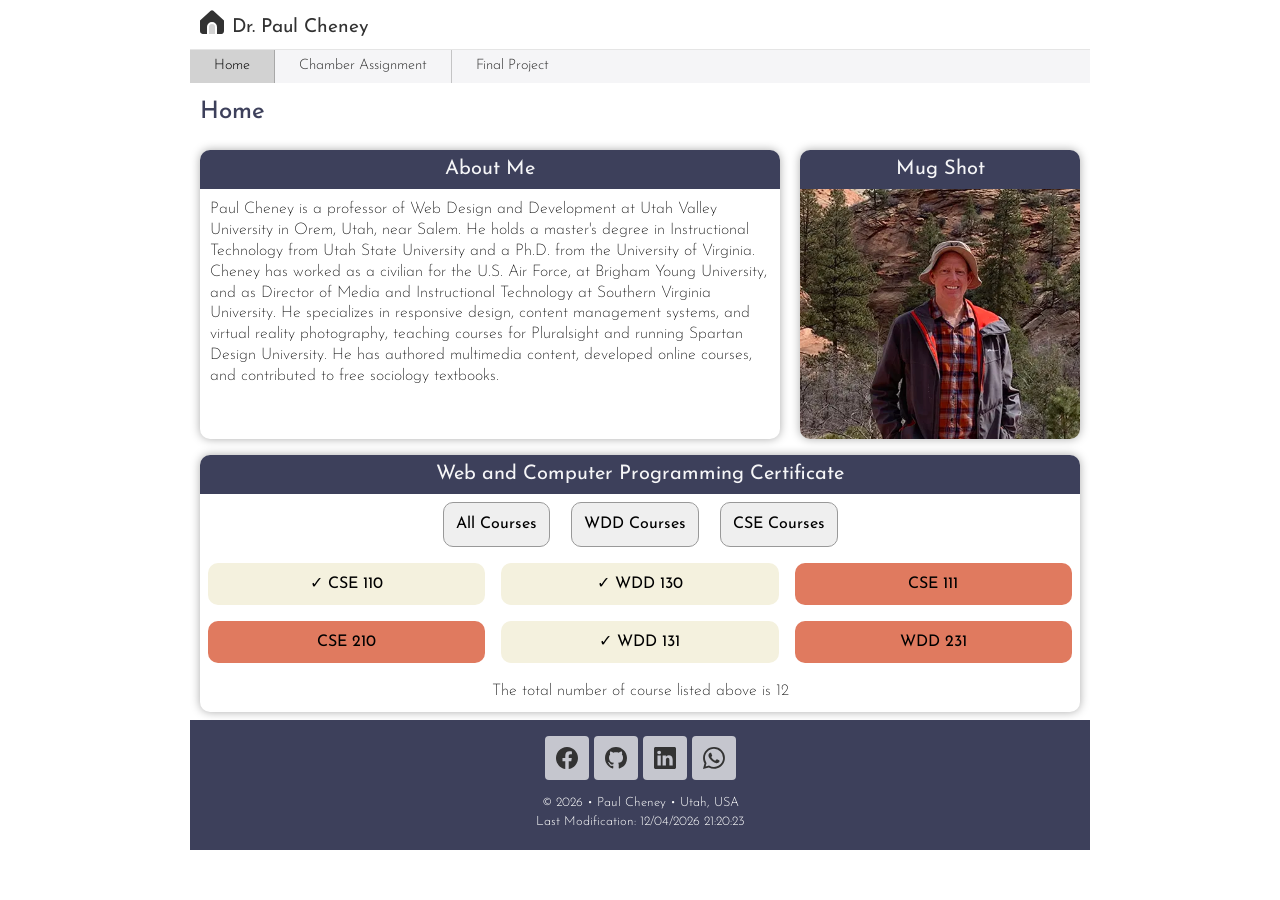
<file: index.html>
<!DOCTYPE html>
<html lang="en">
<head>
    <meta charset="UTF-8">
    <meta name="viewport" content="width=device-width, initial-scale=1.0">
    <title>WDD 231 for Paul Cheney</title>
    <meta name="description" content="This site contains my sample assignments written by Paul Cheney for WDD231 at BYUI Pathways">
    <meta name="author" content="Paul Cheney">
    <link rel="icon" type="image/png" sizes="16x16" href="favicon.png">

    <!-- Style Links -->
    <link href="styles/normalize.css" rel="stylesheet">
    <link href="styles/base.css" rel="stylesheet">
    <link href="styles/larger.css" rel="stylesheet">

    <!-- Google Font Links -->
    <link rel="preconnect" href="https://fonts.googleapis.com">
    <link rel="preconnect" href="https://fonts.gstatic.com" crossorigin>
    <link href="https://fonts.googleapis.com/css2?family=Josefin+Sans:wght@100..700&display=swap" rel="stylesheet">

    <!-- Script Links -->
    <script src="scripts/getdates.js" defer></script>
    <script src="scripts/getcourses.js" defer></script>
    <script src="scripts/navigation.js" defer></script>
    <script src="scripts/modal.js" defer></script>



</head>
<body>
    <header>
        <img src="images/logo.svg" alt="Paul Cheney Site Logo" width="1" height="1" loading="lazy">
        <span>Dr. Paul Cheney</span>
        <button id="hamburger" class="hamburger" aria-label="navigation links"></button>
    </header>
    <nav id="navbar">
        <ul>
            <li class="active"><a href="index.html">Home</a></li>
            <li><a href="chamber">Chamber Assignment</a></li>
            <li><a href="final/index.html">Final Project</a></li>
        </ul>
    </nav>
    
    <main>
        <h1>Home</h1>
        <div class="sbs">
        <section class="card">
            <h2>About Me</h2>
            <p>Paul Cheney is a professor of Web Design and Development at Utah Valley University in Orem, Utah, near Salem. He holds a master's degree in Instructional Technology from Utah State University and a Ph.D. from the University of Virginia. Cheney has worked as a civilian for the U.S. Air Force, at Brigham Young University, and as Director of Media and Instructional Technology at Southern Virginia University. He specializes in responsive design, content management systems, and virtual reality photography, teaching courses for Pluralsight and running Spartan Design University. He has authored multimedia content, developed online courses, and contributed to free sociology textbooks.</p>
        </section>
        <section class="card">
            <h2>Mug Shot</h2>
            <img src="images/paul.webp" width="250" height="250" alt="Bro Cheney" loading="lazy">
        </section>
    </div>
        <section class="card courses">
            <h2>Web and Computer Programming Certificate</h2>
            <div>
                <button id="all">All Courses</button>
                <button id="wdd">WDD Courses</button>
                <button id="cse">CSE Courses</button>
            </div>
            
        <div id="crsList" class="crsList"></div>
        <p id="totalCredits"></p>
    </section>
    <dialog id="course-details"></dialog>
    </main>
    <footer>
        <div class="social">
            <a href="#" target="_blank"><img src="images/icon-facebook.svg" alt="Facebook Icon"></a>
            <a href="#" target="_blank"><img src="images/icon-github.svg" alt="GitHub Icon"></a>
            <a href="#" target="_blank"><img src="images/icon-linkedin.svg" alt="Linked In Icon"></a>
            <a href="#" target="_blank"><img src="images/icon-whatsapp.svg" alt="Whats App Icon"></a>
        </div>
        <p>&copy; <span id="currentyear"></span> • Paul Cheney • Utah, USA</p>
        <p id="lastModified"></p>
    </footer>
    
    
</body>
</html>
</file>
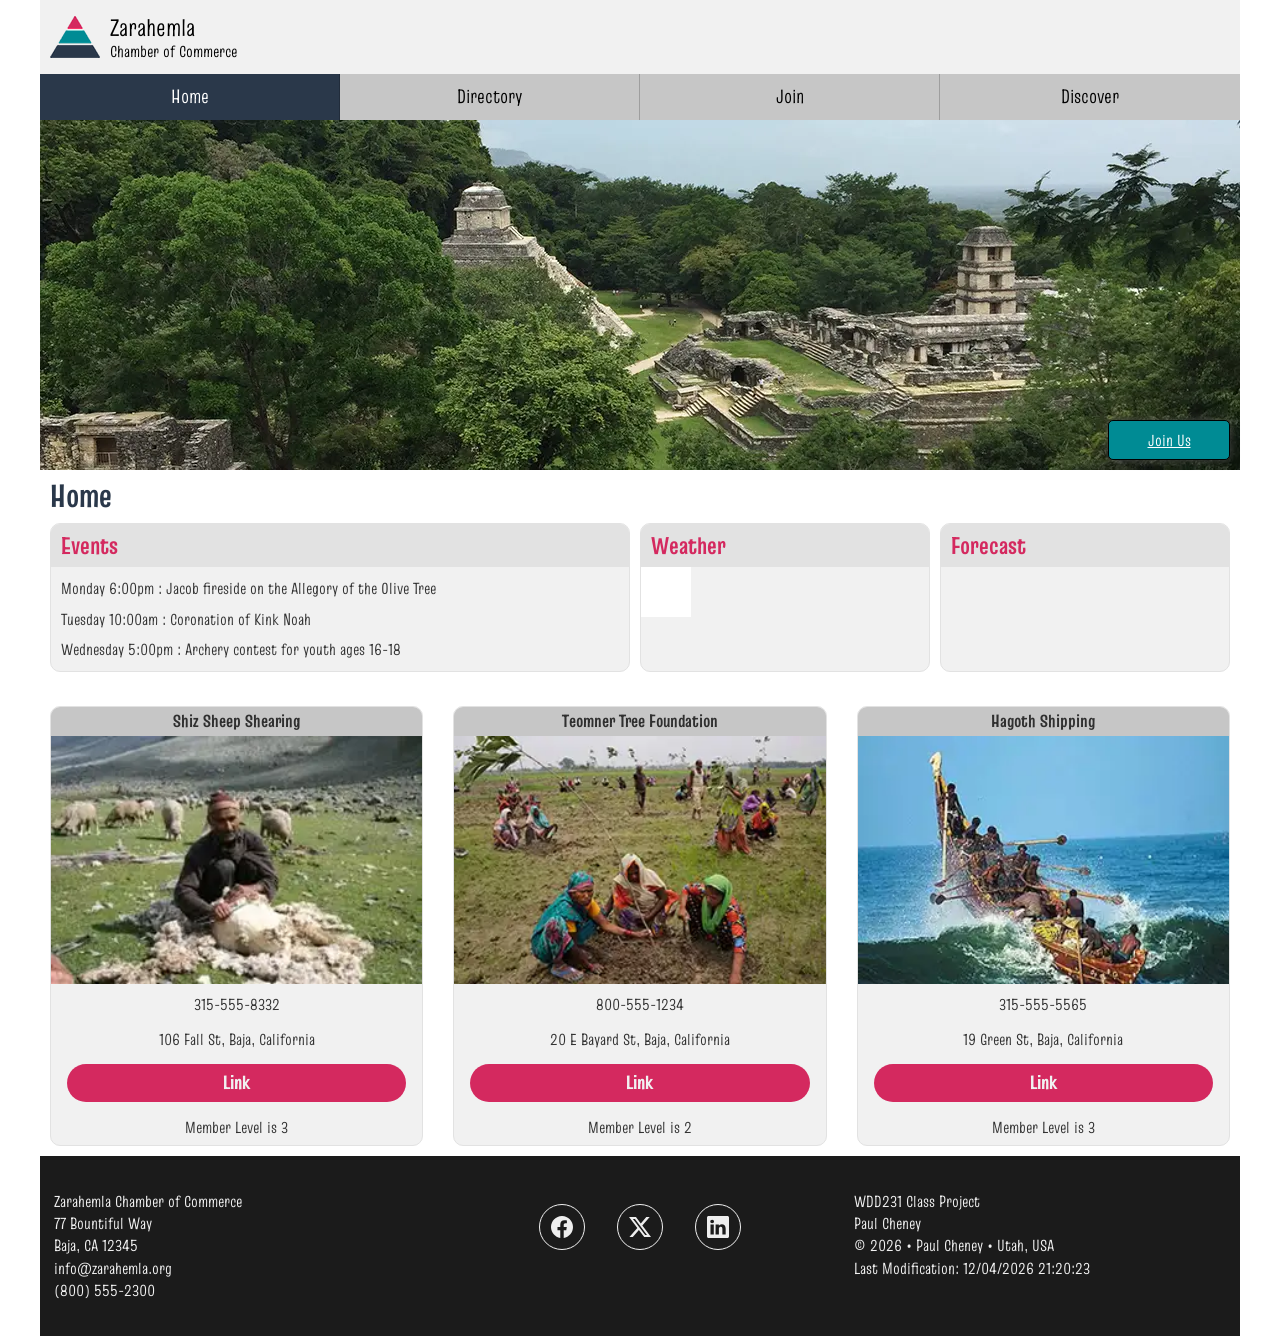
<file: chamber/index.html>
<!DOCTYPE html>
<html lang="en">
<head>
    <meta charset="UTF-8">
    <meta name="viewport" content="width=device-width, initial-scale=1.0">
    <title>Zarahemla Chamber of Commerce</title>
    <meta name="description" content="Zarahemla Chamber of Commerce home page for the cities of the Book or Mormon peoples.">
    <meta name="author" content="Paul Cheney">
    <link rel="icon" href="favicon.ico">

    <!-- Open Graph -->
    <meta property="og:title" content="Zarahemla Chamber of Commerce">
    <meta property="og:description" content="Zarahemla Chamber of Commerce home page for the cities of the Book or Mormon peoples">
    <meta property="og:url" content="https://paulcheney.github.io/wdd231/chamber">
    <meta property="og:locale" content="en_US">
    <meta property="og:image" content="https://paulcheney.github.io/wdd231/chamber/images/hero.webp" />
    <meta property="og:type" content="website">
    <meta property="og:site_name" content="wdd231 Zarahemla Chamber of Commerce - by Paul Cheney">

    <!-- Styles -->
    <link href="styles/normalize.css" rel="stylesheet">
    <link href="styles/base.css" rel="stylesheet">
    <link href="styles/larger.css" rel="stylesheet">

    <!-- Google Link -->
    <link rel="preconnect" href="https://fonts.googleapis.com">
    <link rel="preconnect" href="https://fonts.gstatic.com" crossorigin>
    <link href="https://fonts.googleapis.com/css2?family=Truculenta:opsz,wght@12..72,100..900&display=swap" rel="stylesheet">

    <!-- Script Links -->
    <script src="scripts/getdates.js" defer></script>
    <script src="scripts/navigation.js" defer></script>
    <script src="scripts/currentweather.js" defer></script>
    <script src="scripts//spotlight.js" defer></script>


</head>
<body>
    <header>
        <img src="images/logo.webp" alt="Zarahemla" width="70" height="59">
        <div>
        <span>Zarahemla</span>
        <div>Chamber of Commerce</div>
    </div>
        <button id="hamburger" aria-label="navigation"></button>
    </header>
    <nav id="navbar">
        <ul>
            <li class="active"><a href="index.html">Home</a></li>
            <li><a href="directory.html">Directory</a></li>
            <li><a href="join.html">Join</a></li>
            <li><a href="discover.html">Discover</a></li>
        </ul>
    </nav>
    <main>
        <div class="hero">
            <img src="images/hero.webp" width="1200" height="350" alt="Zarahemla">
            <a href="join.html">Join Us</a>
        </div>
        <h1>Home</h1>

        <section class="ew">
            <div class="events">
                <h2>Events</h2>
                <p>Monday 6:00pm : Jacob fireside on the Allegory of the Olive Tree</p>
                <p>Tuesday 10:00am : Coronation of Kink Noah</p>
                <p>Wednesday 5:00pm : Archery contest for youth ages 16-18</p>
            </div>
            <div class="weather">
                <h2 id="city">Weather</h2>
                <div>
                    <img id="weather-icon" src="images/fake.png" alt="weather-icon" width="50" height="50">
                    <span id="report"></span>
                </div>
            </div>
            <div>
                <h2>Forecast</h2>
                <span id="forecast"></span>
            </div>
        </section> <!-- End Events and Weather -->


        <section id="spot"></section>








    </main>
    <footer>
        <section class="address">
            <p>Zarahemla Chamber of Commerce</p>
            <p>77 Bountiful Way</p>
            <p>Baja, CA 12345</p>
            <p>info@zarahemla.org</p>
            <p>(800) 555-2300</p>
        </section>
        <section class="social">
            <a href="#"><img src="images/social-facebook.svg" alt="facebook" width="16" height="16"></a>
            <a href="#"><img src="images/social-x.svg" alt="X" width="16" height="16"></a>
            <a href="#"><img src="images/social-linkedin.svg" alt="linkedin" width="16" height="16"></a>
        </section>
        <section class="project">
            <p>WDD231 Class Project</p>
            <p>Paul Cheney</p>
            <p>&copy; <span id="currentyear"></span> • Paul Cheney • Utah, USA</p>
            <p id="lastModified"></p>
        </section>
        
    </footer>
    
</body>
</html>
</file>
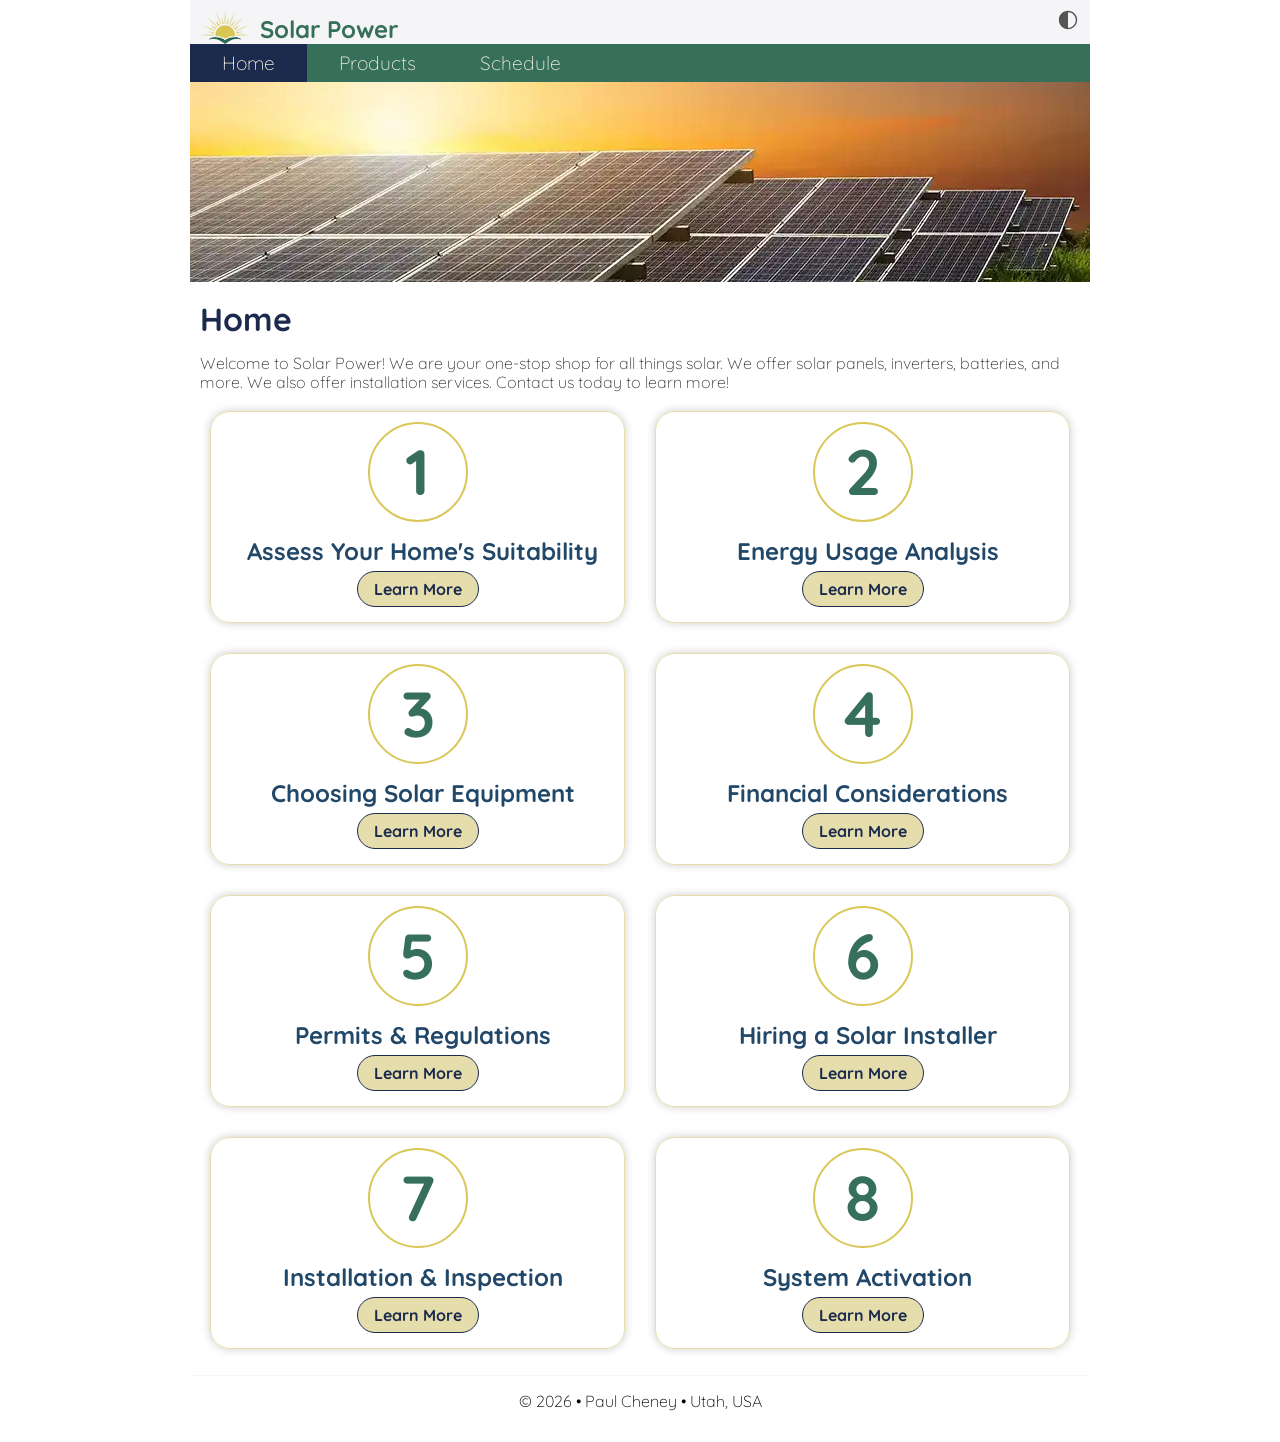
<file: final/index.html>
<!DOCTYPE html>
<html lang="en">

<head>
    <meta charset="UTF-8">
    <meta name="viewport" content="width=device-width, initial-scale=1.0">
    <meta name="description" content="WDD231 Final Project Home Page">
    <meta name="author" content="Paul Cheney">
    <link rel="icon" href="favicon.ico">
    <title>Solar Power | Home</title>

    <!-- Google Font Links -->
    <link rel="preconnect" href="https://fonts.googleapis.com">
    <link rel="preconnect" href="https://fonts.gstatic.com" crossorigin>
    <link href="https://fonts.googleapis.com/css2?family=Quicksand:wght@300..700&display=swap" rel="stylesheet">
    
    <!-- Style Links -->
    <link rel="stylesheet" href="styles/normalize.css">
    <link rel="stylesheet" href="styles/small.css">
    <link rel="stylesheet" href="styles/large.css">

    <!-- Open Graph Links -->
    <meta property="og:title" content="WDD 231 Final Project">
    <meta property="og:description" content="WDD 231 Final Project for Dr. Cheney">
    <meta property="og:url" content="https://paulcheney.github.io/wdd231/final">
    <meta property="og:locale" content="en_US">
    <meta property="og:image" content="https://paulcheney.github.io/wdd231/final/images/solar.jpg" />
    <meta property="og:type" content="website">
    <meta property="og:site_name" content="wdd231 Final Project - by Paul Cheney">

    <!-- Script Links -->
    <script src="scripts/navigation.js" defer></script>
    <script src="scripts/darkmode.js" defer></script>
    <script src="scripts/getdates.js" defer></script>
    <script src="scripts/aboutsolar.js" type="module"></script>
</head>

<body>
    <header>
        <img src="images/logo1x.webp" alt="logo" width="50" height="34" srcset="images/logo1x.webp 1x, images/logo2x.webp 2x, images/logo3x.webp 3x">
        <span>Solar Power</span>
        <button id="dark" class="dark" aria-label="dark mode"><img src="images/dark.svg" alt="dark mode" width="1" height="1"></button>
        <button id="hamburger" class="hamburger" aria-label="navigation links"></button>

    </header>
    <nav id="navbar">
        <ul>
            <li class="active"><a href="index.html">Home</a></li>
            <li><a href="products.html">Products</a></li>
            <li><a href="schedule.html">Schedule</a></li>

        </ul>
    </nav>
    <main>
        <img src="images/solar1.webp" alt="Solar Image" class="hero" width="9" height="2" loading="lazy">
        <h1>Home</h1>
        <p>Welcome to Solar Power! We are your one-stop shop for all things solar. We offer solar panels, inverters,
            batteries, and more. We also offer installation services. Contact us today to learn more!</p>
        <div id="solarsteps" class="solarsteps"></div>
        
        <dialog id="solarstepsdialog" class="solarstepsdialog">
            <h2></h2>
            <ul></ul>
            <button id="close">Close</button>
        </dialog>

    </main>
    <footer>
        <p>&copy; <span id="currentyear"></span> • Paul Cheney • Utah, USA</p>

    </footer>

</body>

</html>
</file>
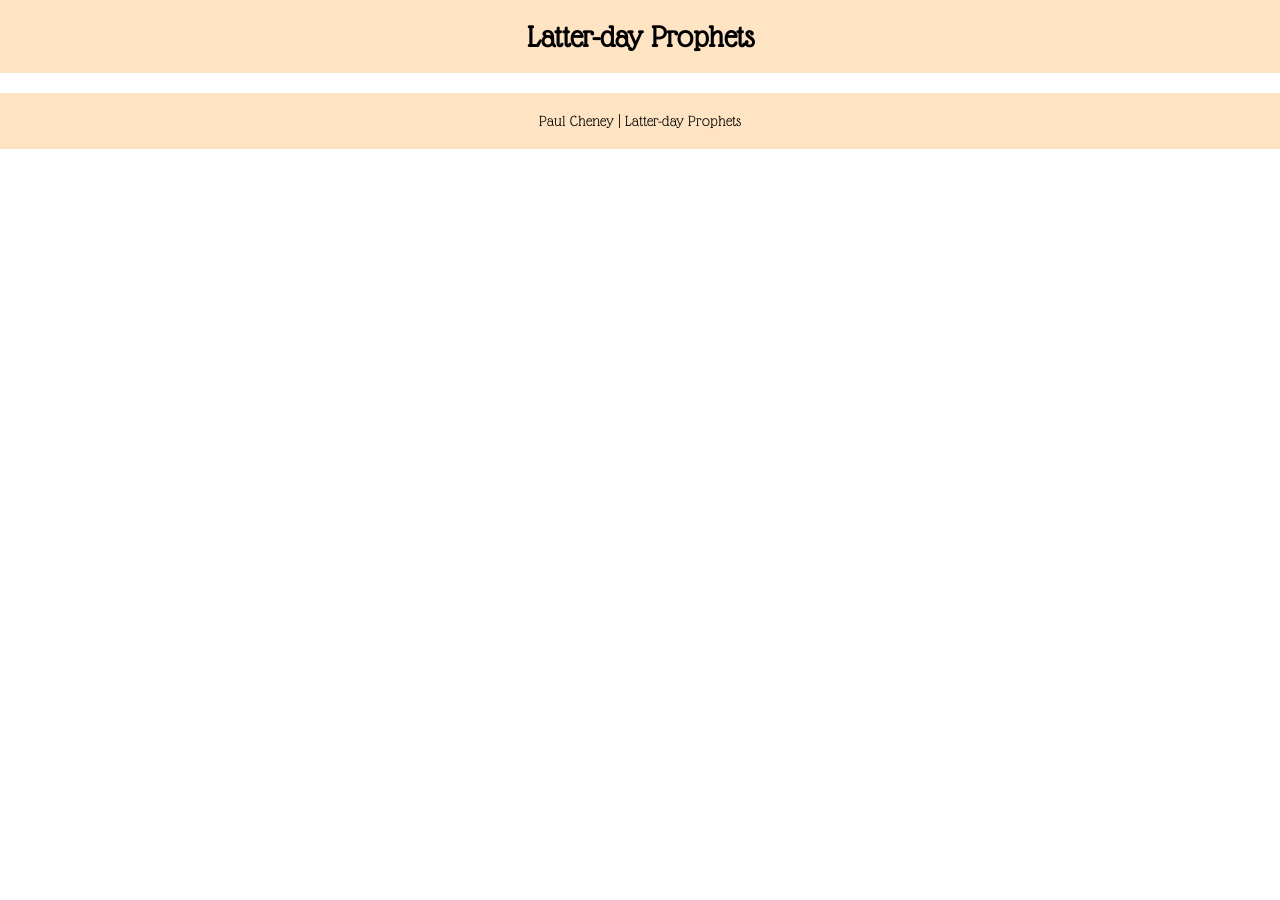
<file: prophets.html>
<!DOCTYPE html>
<html lang="en">
<head>
    <meta charset="UTF-8">
    <meta name="viewport" content="width=device-width, initial-scale=1.0">
    <title>Prophets of the Restoration</title>

    <link href="styles/prophets.css" rel="stylesheet">
    <link rel="preconnect" href="https://fonts.googleapis.com">
    <link rel="preconnect" href="https://fonts.gstatic.com" crossorigin>
    <link href="https://fonts.googleapis.com/css2?family=Glass+Antiqua&display=swap" rel="stylesheet">
    

</head>
<body>
    <header>
        <h1>Latter-day Prophets</h1>
      </header>
      <main>
        <div id="cards"></div>
      </main>
      <footer>
        Paul Cheney | Latter-day Prophets
      </footer>
      <script src="scripts/prophets.js"></script>
</body>
</html>
</file>
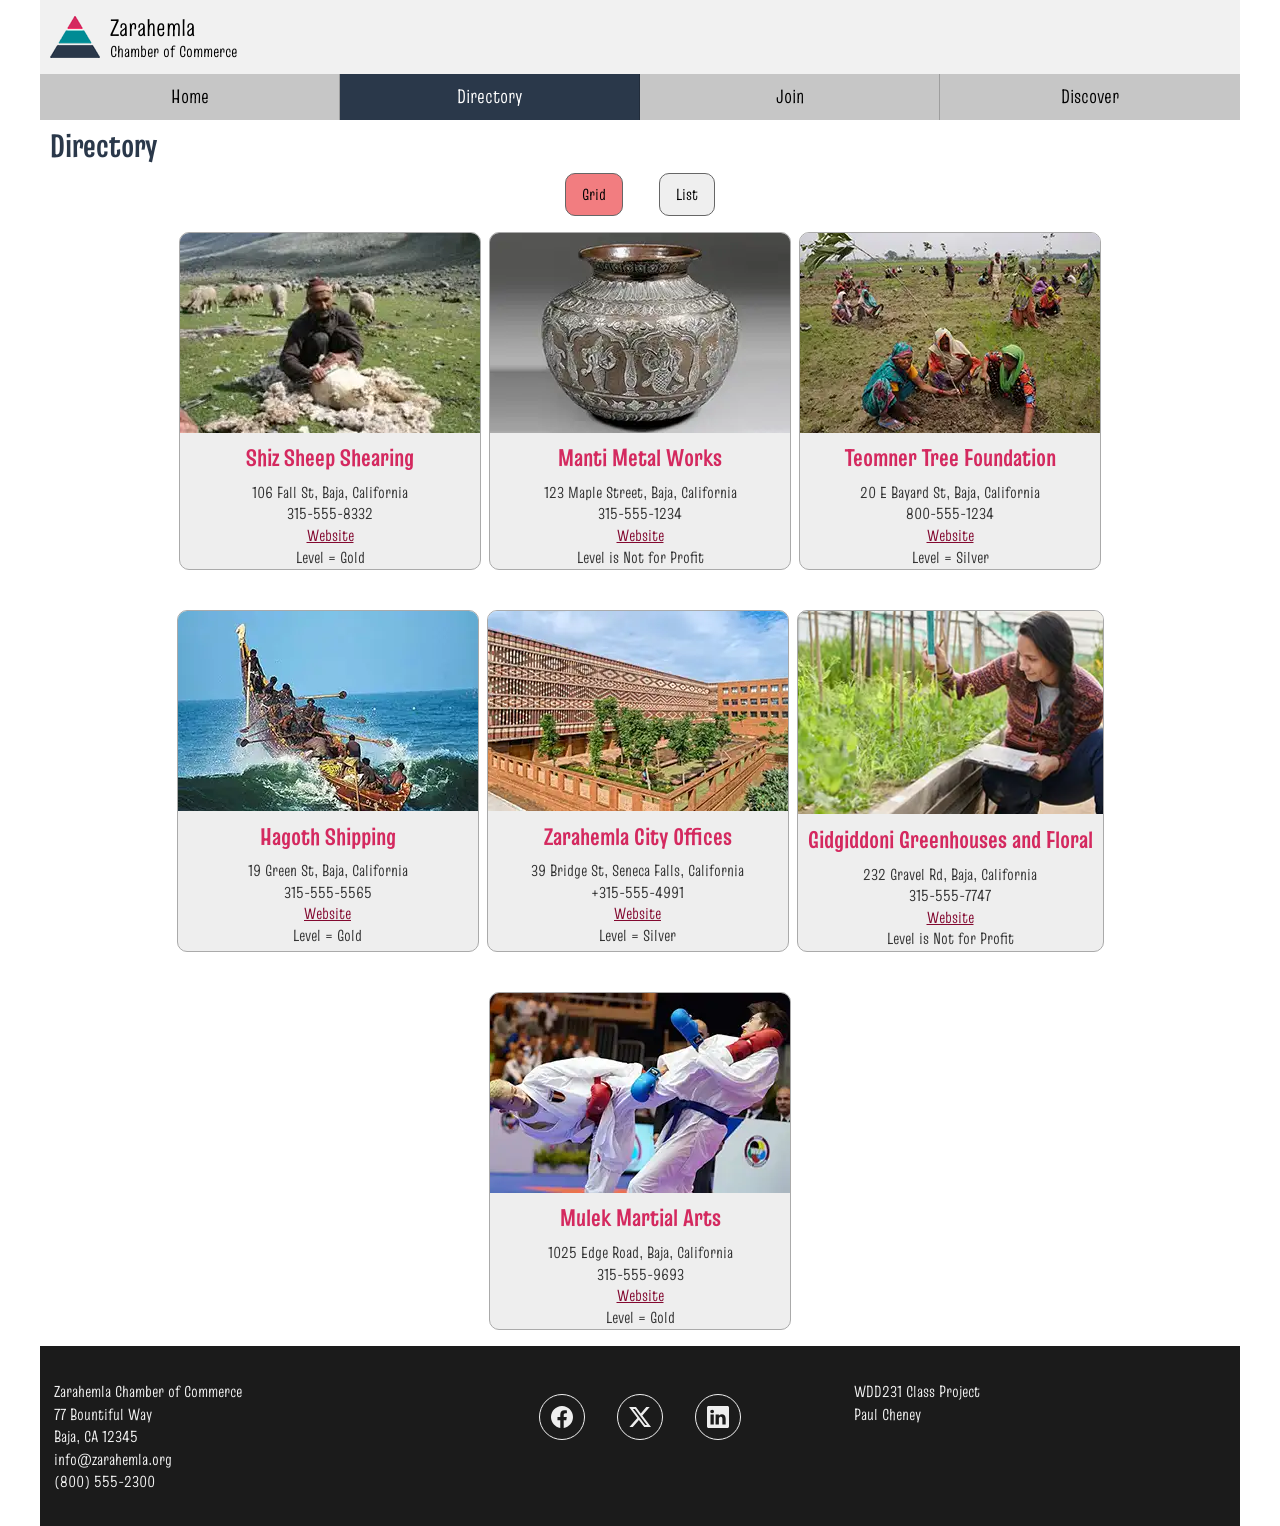
<file: chamber/directory.html>
<!DOCTYPE html>
<html lang="en">
<head>
    <meta charset="UTF-8">
    <meta name="viewport" content="width=device-width, initial-scale=1.0">
    <title>Directory | Zarahemla Chamber of Commerce</title>
    <meta name="description" content="Zarahemla Chamber of Commerce directory page where people gather together.">
    <meta name="author" content="Paul Cheney">
    <link rel="icon" href="favicon.ico">

    <!-- Open Graph -->
    <meta property="og:title" content="Zarahemla Chamber of Commerce">
    <meta property="og:description" content="Zarahemla Chamber of Commerce directory page where people gather together.">
    <meta property="og:url" content="https://paulcheney.github.io/wdd231/chamber">
    <meta property="og:locale" content="en_US">
    <meta property="og:image" content="https://paulcheney.github.io/wdd231/chamber/images/hero.webp" />
    <meta property="og:type" content="website">
    <meta property="og:site_name" content="wdd231 Zarahemla Chamber of Commerce - by Paul Cheney">

    <!-- Styles -->
    <link href="styles/normalize.css" rel="stylesheet">
    <link href="styles/base.css" rel="stylesheet">
    <link href="styles/larger.css" rel="stylesheet">

    <!-- Google Link -->
    <link rel="preconnect" href="https://fonts.googleapis.com">
    <link rel="preconnect" href="https://fonts.gstatic.com" crossorigin>
    <link href="https://fonts.googleapis.com/css2?family=Truculenta:opsz,wght@12..72,100..900&display=swap" rel="stylesheet">

    <!-- Script Links -->
    <script defer src="scripts/getdates.js"></script>
    <script defer src="scripts/navigation.js"></script>
    <script defer src="scripts/members.js"></script>
    <script defer src="scripts/cls.js"></script>
    
</head>
<body>
    <header>
        <img src="images/logo.webp" alt="Zarahemla" width="70" height="59">
        <div>
        <span>Zarahemla</span>
        <div>Chamber of Commerce</div>
    </div>
        <button id="hamburger" aria-label="hamburger"></button>
    </header>
    <nav id="navbar">
        <ul>
            <li><a href="index.html">Home</a></li>
            <li class="active"><a href="directory.html">Directory</a></li>
            <li><a href="join.html">Join</a></li>
            <li><a href="discover.html">Discover</a></li>
        </ul>
    </nav>
    <main>

        <h1>Directory</h1>
        <div class="theButtons">
            <button id="btnGrid" class="active">Grid</button>
            <button id="btnList" class="">List</button>
        </div>
        <div id="members" class="grid">
            <!-- JS puts stuff here -->
        </div>











    </main>
    <footer>
        <section class="address">
            <p>Zarahemla Chamber of Commerce</p>
            <p>77 Bountiful Way</p>
            <p>Baja, CA 12345</p>
            <p>info@zarahemla.org</p>
            <p>(800) 555-2300</p>
        </section>
        <section class="social">
            <a href="#"><img src="images/social-facebook.svg" alt="facebook" width="16" height="16"></a>
            <a href="#"><img src="images/social-x.svg" alt="X" width="16" height="16"></a>
            <a href="#"><img src="images/social-linkedin.svg" alt="linkedin" width="16" height="16"></a>
        </section>
        <section class="project">
            <p>WDD231 Class Project</p>
            <p>Paul Cheney</p>
            
        </section>
        
    </footer>
    

</body>
</html>
</file>
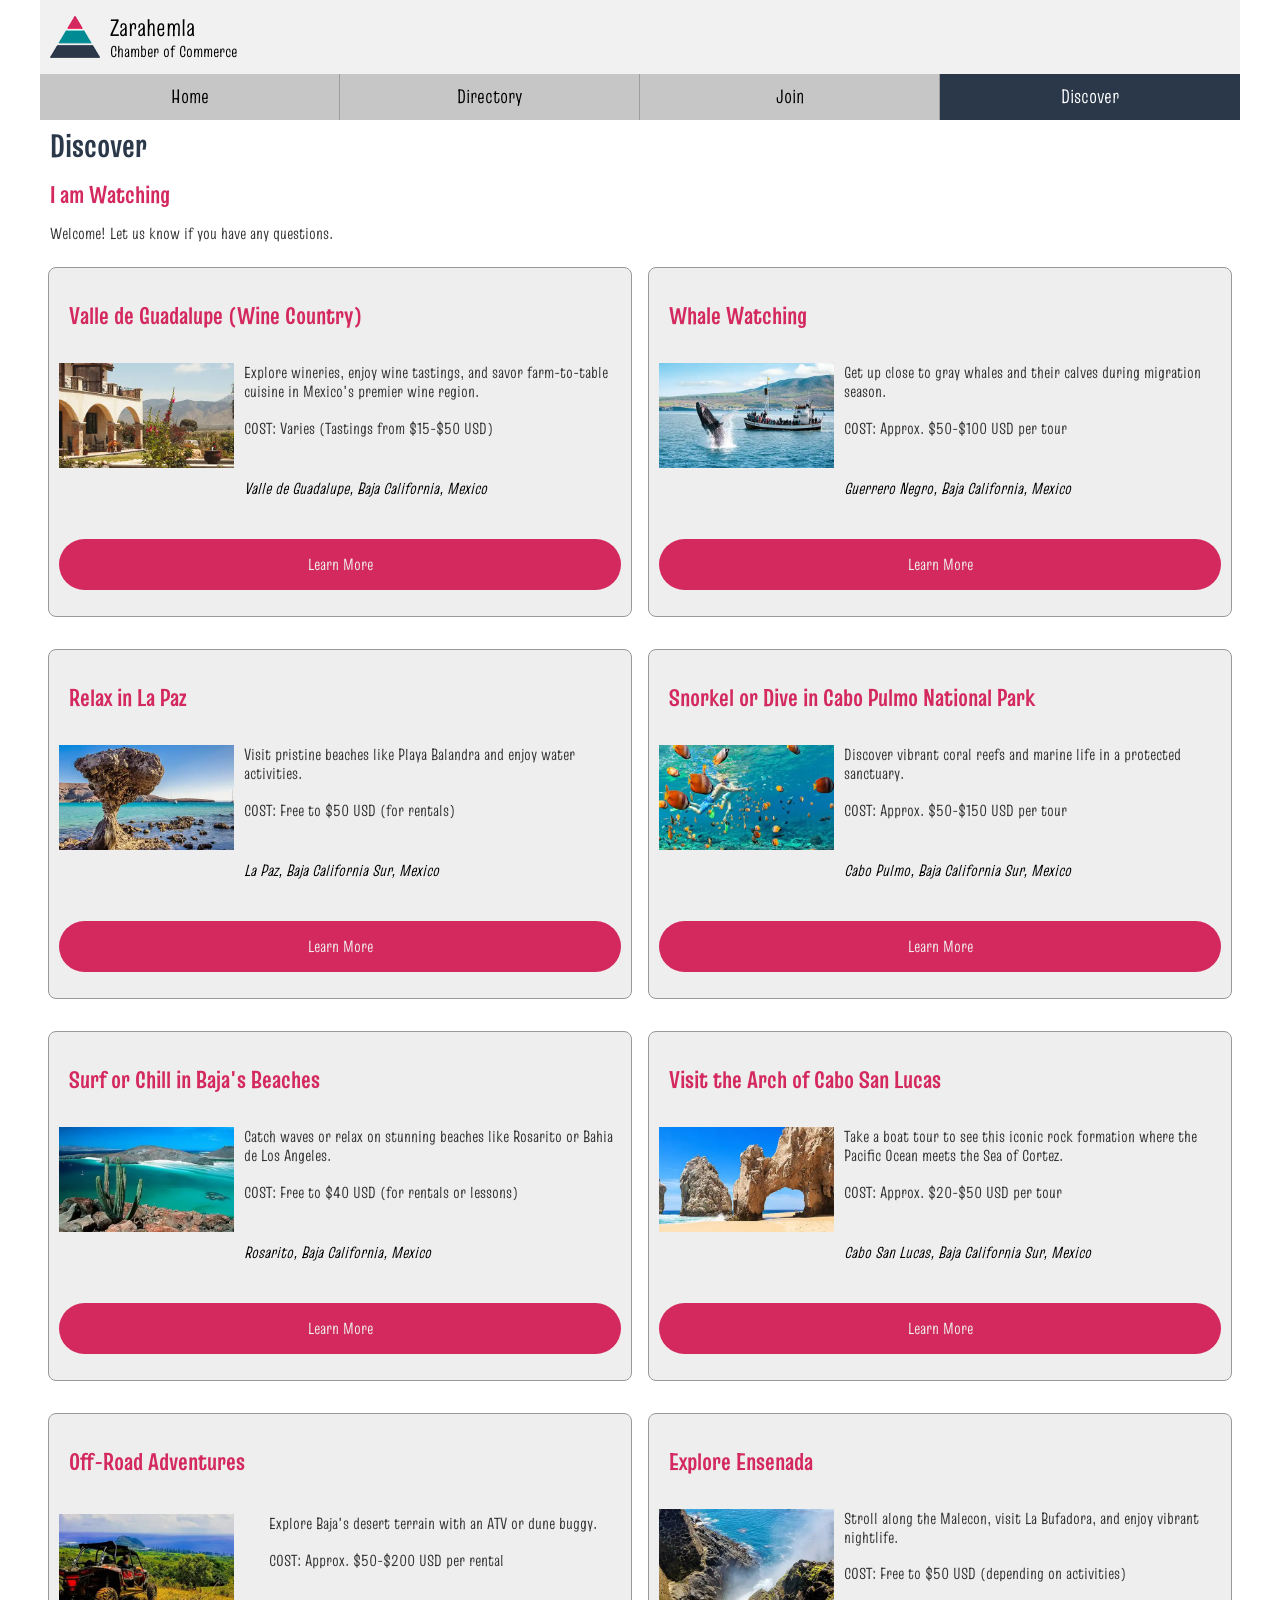
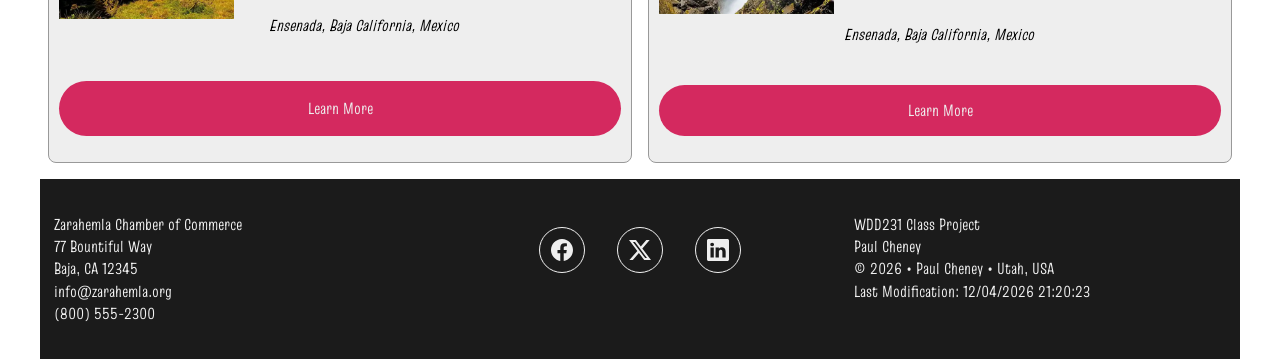
<file: chamber/discover.html>
<!DOCTYPE html>
<html lang="en">
<head>
    <meta charset="UTF-8">
    <meta name="viewport" content="width=device-width, initial-scale=1.0">
    <title>Zarahemla Chamber of Commerce</title>
    <meta name="description" content="Zarahemla Chamber of Commerce discovery page">
    <meta name="author" content="Paul Cheney">
    <link rel="icon" href="favicon.ico">

    <!-- Open Graph -->
    <meta property="og:title" content="Zarahemla Chamber of Commerce">
    <meta property="og:description" content="Zarahemla Chamber of Commerce discovery page">
    <meta property="og:url" content="https://paulcheney.github.io/wdd231/chamber">
    <meta property="og:locale" content="en_US">
    <meta property="og:image" content="https://paulcheney.github.io/wdd231/chamber/images/hero.webp" />
    <meta property="og:type" content="website">
    <meta property="og:site_name" content="wdd231 Zarahemla Chamber of Commerce - by Paul Cheney">


    <!-- Styles -->
    <link href="styles/normalize.css" rel="stylesheet">
    <link href="styles/base.css" rel="stylesheet">
    <link href="styles/medium.css" rel="stylesheet">
    <link href="styles/larger.css" rel="stylesheet">

    <!-- Google Link -->
    <link rel="preconnect" href="https://fonts.googleapis.com">
    <link rel="preconnect" href="https://fonts.gstatic.com" crossorigin>
    <link href="https://fonts.googleapis.com/css2?family=Truculenta:opsz,wght@12..72,100..900&display=swap" rel="stylesheet">

    <!-- Script Links -->
    <script src="scripts/getdates.js" defer></script>
    <script src="scripts/navigation.js" defer></script>
    <script src="scripts/message.js" defer></script>
    <script src="scripts/discover.js" type="module"></script>

   
</head>
<body>
    <header>
        <img src="images/logo.webp" alt="Zarahemla" width="70" height="59">
        <div>
        <span>Zarahemla</span>
        <div>Chamber of Commerce</div>
    </div>
        <button id="hamburger"></button>
    </header>
    <nav id="navbar">
        <ul>
            <li><a href="index.html">Home</a></li>
            <li><a href="directory.html">Directory</a></li>
            <li><a href="join.html">Join</a></li>
            <li class="active"><a href="discover.html">Discover</a></li>
        </ul>
    </nav>
    <main class="discover">
        <h1>Discover</h1>
        <div>
            <h2>I am Watching</h2>
            <p id="timeBetween"></p>
        </div>

        <section id="allplaces"></section>


    </main>
    <footer>
        <section class="address">
            <p>Zarahemla Chamber of Commerce</p>
            <p>77 Bountiful Way</p>
            <p>Baja, CA 12345</p>
            <p>info@zarahemla.org</p>
            <p>(800) 555-2300</p>
        </section>
        <section class="social">
            <a href="#"><img src="images/social-facebook.svg" alt="facebook" width="16" height="16"></a>
            <a href="#"><img src="images/social-x.svg" alt="X" width="16" height="16"></a>
            <a href="#"><img src="images/social-linkedin.svg" alt="linkedin" width="16" height="16"></a>
        </section>
        <section class="project">
            <p>WDD231 Class Project</p>
            <p>Paul Cheney</p>
            <p>&copy; <span id="currentyear"></span> • Paul Cheney • Utah, USA</p>
            <p id="lastModified"></p>
        </section>
        
    </footer>
    
</body>
</html>
</file>
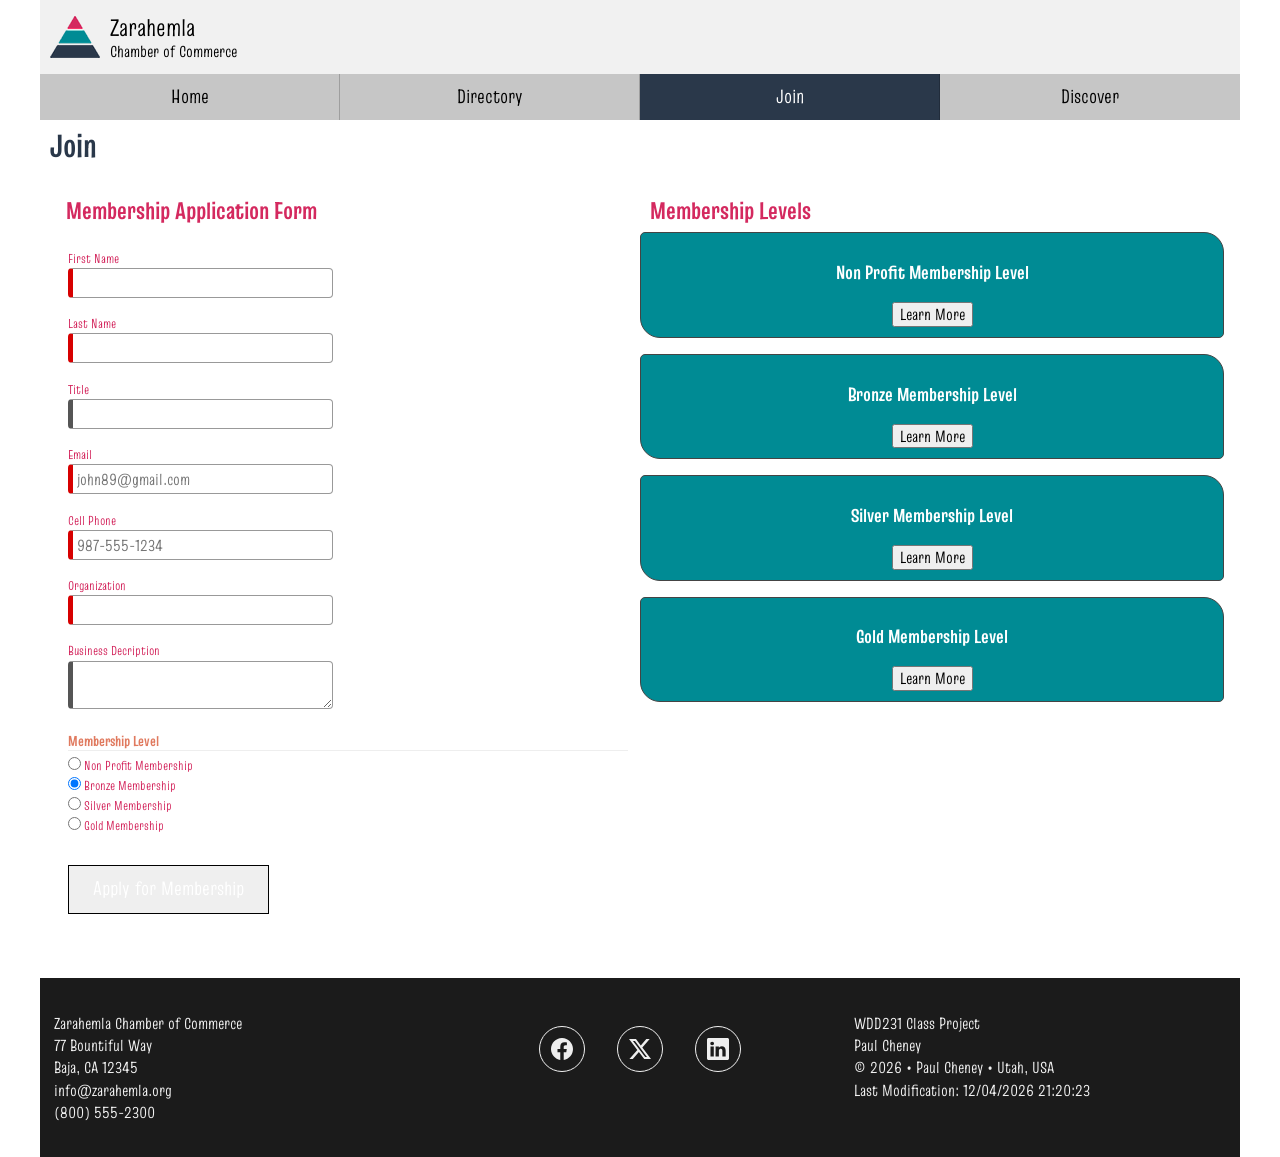
<file: chamber/join.html>
<!DOCTYPE html>
<html lang="en">
<head>
    <meta charset="UTF-8">
    <meta name="viewport" content="width=device-width, initial-scale=1.0">
    <title>Zarahemla Chamber of Commerce</title>
    <meta name="description" content="You can join the Zarahemla Chamber of Commerce and participate in shaping our community for years to some.">
    <meta name="author" content="Paul Cheney">
    <link rel="icon" href="favicon.ico">

    <!-- Open Graph -->
    <meta property="og:title" content="Zarahemla Chamber of Commerce">
    <meta property="og:description" content="You can join the Zarahemla Chamber of Commerce and participate in shaping our community for years to some.">
    <meta property="og:url" content="https://paulcheney.github.io/wdd231/chamber">
    <meta property="og:locale" content="en_US">
    <meta property="og:image" content="https://paulcheney.github.io/wdd231/chamber/images/hero.webp" />
    <meta property="og:type" content="website">
    <meta property="og:site_name" content="wdd231 Zarahemla Chamber of Commerce - by Paul Cheney">

    <!-- CSS Links -->
    <link href="styles/normalize.css" rel="stylesheet">
    <link href="styles/base.css" rel="stylesheet">
    <link href="styles/larger.css" rel="stylesheet">

    <!-- Google Font Links -->
    <link rel="preconnect" href="https://fonts.googleapis.com">
    <link rel="preconnect" href="https://fonts.gstatic.com" crossorigin>
    <link href="https://fonts.googleapis.com/css2?family=Truculenta:opsz,wght@12..72,100..900&display=swap" rel="stylesheet">

    <!-- Script Links -->
    <script src="scripts/getdates.js" defer></script>
    <script src="scripts/navigation.js" defer></script>
    <script src="scripts/levels.js" defer></script>

</head>
<body>
    <header>
        <img src="images/logo.webp" alt="Zarahemla" width="70" height="59">
        <div>
        <span>Zarahemla</span>
        <div>Chamber of Commerce</div>
    </div>
        <button id="hamburger"></button>
    </header>
    <nav id="navbar">
        <ul>
            <li><a href="index.html">Home</a></li>
            <li><a href="directory.html">Directory</a></li>
            <li  class="active"><a href="join.html">Join</a></li>
            <li><a href="discover.html">Discover</a></li>
        </ul>
    </nav>
    <main>

        <h1>Join</h1>
<div class="sbs">
<section>
    <h2>Membership Application Form</h2>
    <form method="GET" action="thankyou.html" class="designOne">
        <label>First Name <input type="text" name="first" required autocomplete="given-name" title="Your First Name"></label>
        <label>Last Name <input type="text" name="last" required autocomplete="family-name" title="Your Last Name"></label>
        <label>Title <input type="text" name="title" autocomplete="organization-title" title="Your Title" pattern="[a-zA-Z0-9 -]{7,}"></label>
        <label>Email <input type="email" name="email" required placeholder="john89@gmail.com"  title="Your Email" autocomplete="email"></label>
        <label>Cell Phone <input type="tel" name="phone" required autocomplete="tel" title="A Phone Number with dashes" placeholder="987-555-1234" ></label>
        <label>Organization <input type="text" name="organization" required  title="organization" autocomplete="organization"></label>
        <label>Business Decription<textarea name="description" title="description"></textarea></label>
    
    
        <h3>Membership Level</h3>
        <label><input type="radio" name="level" value="np"> Non Profit Membership</label>
        <label><input type="radio" name="level" value="bronze" checked> Bronze Membership</label>
        <label><input type="radio" name="level" value="silver"> Silver Membership</label>
        <label><input type="radio" name="level" value="gold"> Gold Membership</label>
    
    
        <input type="submit" value="Apply for Membership">
        <input type="hidden" name="hiddendate" id="today">
    </form>
</section>


<section class="mslvl">
    <h2>Membership Levels</h2>
    <!-- Non Provit level -->
    <aside>
        <h3>Non Profit Membership Level</h3>
        <button id="ml1Btn">Learn More</button>
    </aside>
    <aside>
        <h3>Bronze Membership Level</h3>
        <button id="ml2Btn">Learn More</button>
    </aside>
    <aside>
        <h3>Silver Membership Level</h3>
        <button id="ml3Btn">Learn More</button>
    </aside>
    <aside>
        <h3>Gold Membership Level</h3>
        <button id="ml4Btn">Learn More</button>
    </aside>
        <dialog id="mlModal">
            <div>
            <h4 id="mltitle"></h4>
            <button id="closeModal">X</button>
            </div>
            <span id="mldetails"></span>
        </dialog>
    



</section>

</div>


      












    </main>
    <footer>
        <section class="address">
            <p>Zarahemla Chamber of Commerce</p>
            <p>77 Bountiful Way</p>
            <p>Baja, CA 12345</p>
            <p>info@zarahemla.org</p>
            <p>(800) 555-2300</p>
        </section>
        <section class="social">
            <a href="#"><img src="images/social-facebook.svg" alt="facebook" width="16" height="16"></a>
            <a href="#"><img src="images/social-x.svg" alt="X" width="16" height="16"></a>
            <a href="#"><img src="images/social-linkedin.svg" alt="linkedin" width="16" height="16"></a>
        </section>
        <section class="project">
            <p>WDD231 Class Project</p>
            <p>Paul Cheney</p>
            <p>&copy; <span id="currentyear"></span> • Paul Cheney • Utah, USA</p>
            <p id="lastModified"></p>
        </section>
        
    </footer>
    
</body>
</html>
</file>
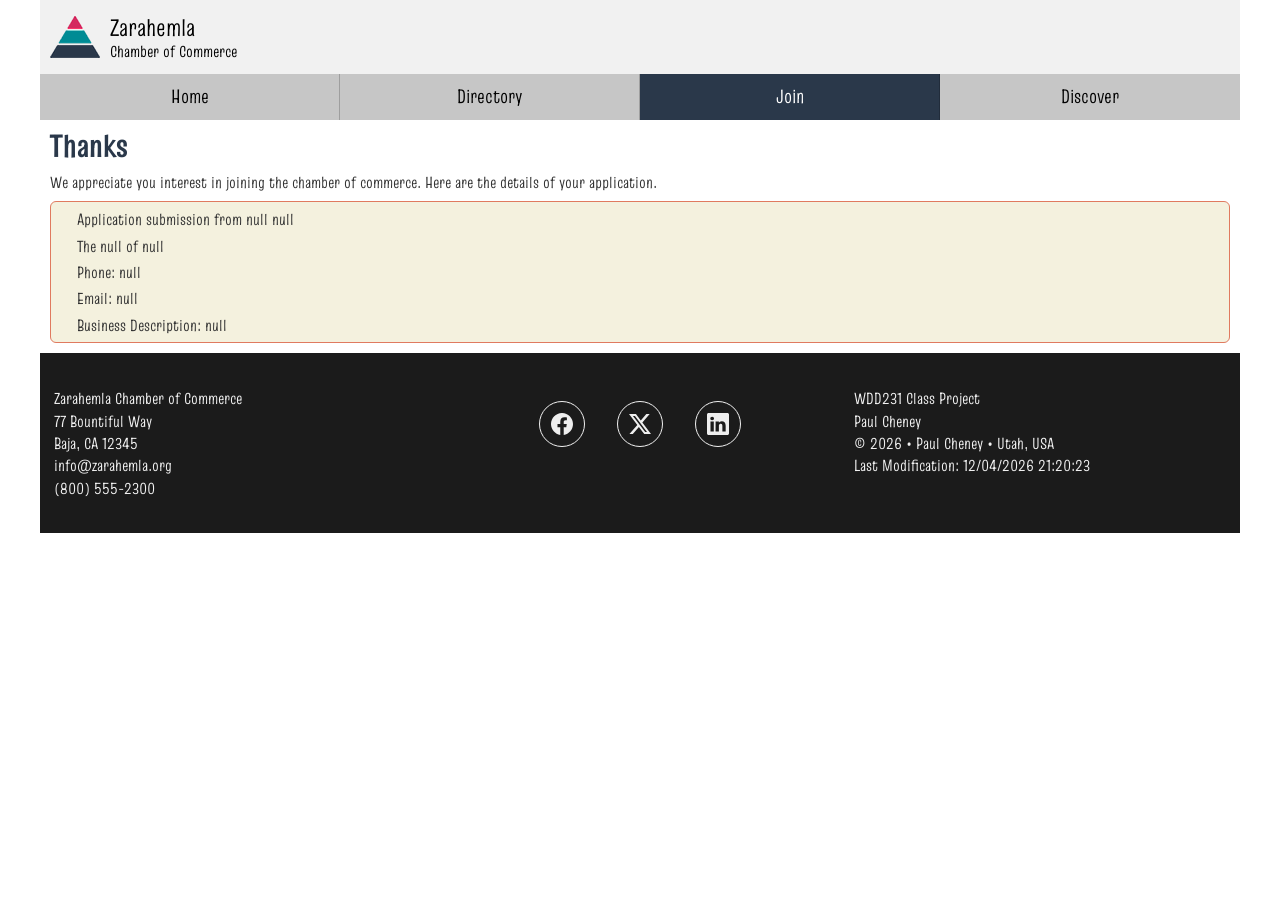
<file: chamber/thankyou.html>
<!DOCTYPE html>
<html lang="en">
<head>
    <meta charset="UTF-8">
    <meta name="viewport" content="width=device-width, initial-scale=1.0">
    <title>Zarahemla Chamber of Commerce</title>
    <meta name="description" content="Zarahemla Chamber of Commerce thanks page">
    <meta name="author" content="Paul Cheney">
    <link rel="icon" href="favicon.ico">

    <!-- Open Graph -->
    <meta property="og:title" content="Zarahemla Chamber of Commerce">
    <meta property="og:description" content="Zarahemla Chamber of Commerce thanks page">
    <meta property="og:url" content="https://paulcheney.github.io/wdd231/chamber">
    <meta property="og:locale" content="en_US">
    <meta property="og:image" content="https://paulcheney.github.io/wdd231/chamber/images/og-image.webp" />
    <meta property="og:type" content="website">
    <meta property="og:site_name" content="wdd231 Zarahemla Chamber of Commerce - by Paul Cheney">

    <!-- Styles -->
    <link href="styles/normalize.css" rel="stylesheet">
    <link href="styles/base.css" rel="stylesheet">
    <link href="styles/larger.css" rel="stylesheet">

    <!-- Google Link -->
    <link rel="preconnect" href="https://fonts.googleapis.com">
    <link rel="preconnect" href="https://fonts.gstatic.com" crossorigin>
    <link href="https://fonts.googleapis.com/css2?family=Truculenta:opsz,wght@12..72,100..900&display=swap" rel="stylesheet">

    <!-- Script Links -->

    
</head>
<body>
    <header>
        <img src="images/logo.webp" alt="Zarahemla" width="70" height="59">
        <div>
        <span>Zarahemla</span>
        <div>Chamber of Commerce</div>
    </div>
        <button id="hamburger"></button>
    </header>
    <nav id="navbar">
        <ul>
            <li><a href="index.html">Home</a></li>
            <li><a href="directory.html">Directory</a></li>
            <li class="active"><a href="join.html">Join</a></li>
            <li><a href="discover.html">Discover</a></li>
        </ul>
    </nav>
    <main>

        <h1>Thanks</h1>
        <p>We appreciate you interest in joining the chamber of commerce. Here are the details of your application.</p>
      <div id="results"></div>












    </main>
    <footer>
        <section class="address">
            <p>Zarahemla Chamber of Commerce</p>
            <p>77 Bountiful Way</p>
            <p>Baja, CA 12345</p>
            <p>info@zarahemla.org</p>
            <p>(800) 555-2300</p>
        </section>
        <section class="social">
            <a href="#"><img src="images/social-facebook.svg" alt="facebook" width="16" height="16"></a>
            <a href="#"><img src="images/social-x.svg" alt="X" width="16" height="16"></a>
            <a href="#"><img src="images/social-linkedin.svg" alt="linkedin" width="16" height="16"></a>
        </section>
        <section class="project">
            <p>WDD231 Class Project</p>
            <p>Paul Cheney</p>
            <p>&copy; <span id="currentyear"></span> • Paul Cheney • Utah, USA</p>
            <p id="lastModified"></p>
        </section>
        
    </footer>
    
    <script src="scripts/getdates.js"></script>
    <script src="scripts/navigation.js"></script>
    <script src="scripts/captureformdata.js"></script>
</body>
</html>
</file>
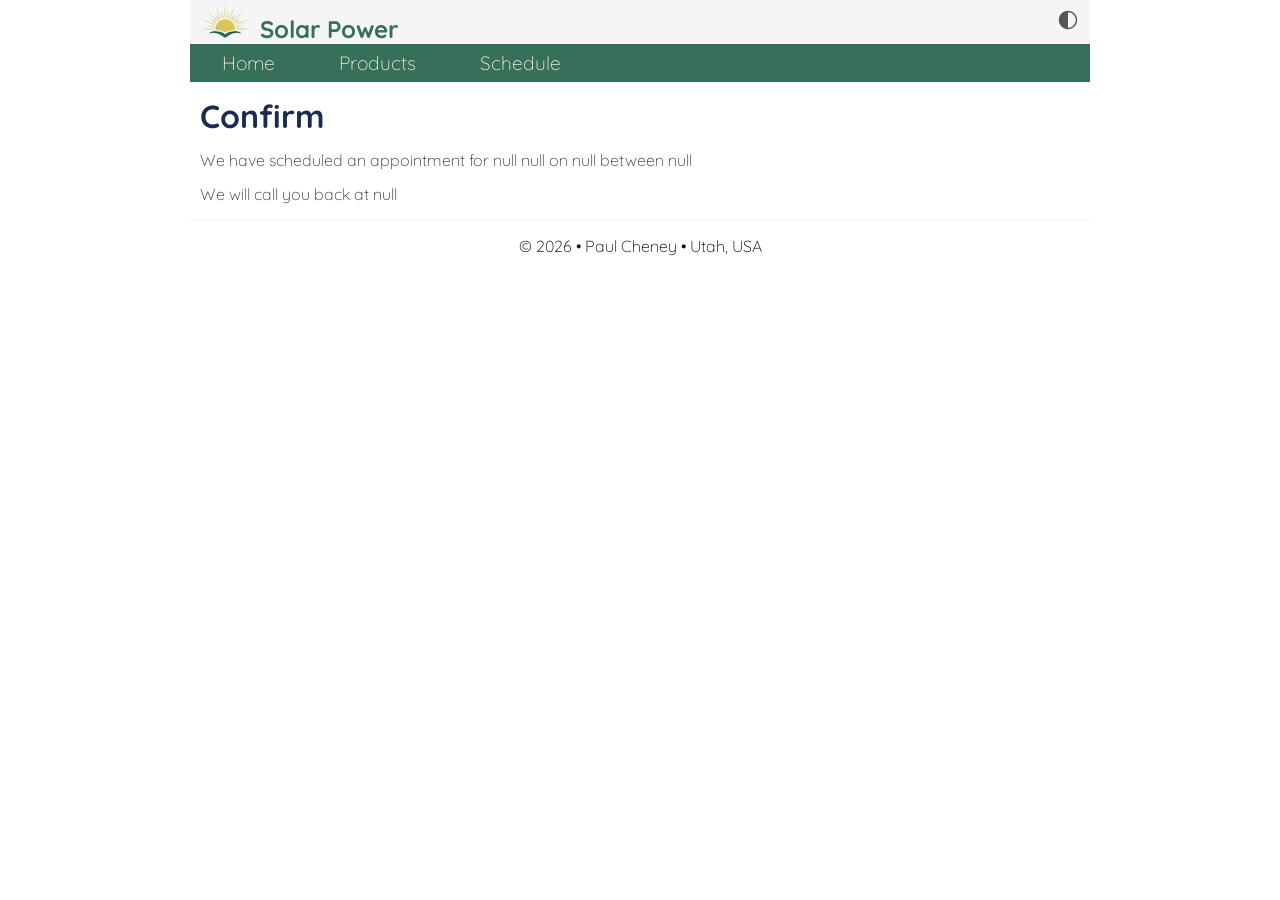
<file: final/confirm.html>
<!DOCTYPE html>
<html lang="en">

<head>
    <meta charset="UTF-8">
    <meta name="viewport" content="width=device-width, initial-scale=1.0">
    <title>Solar Power | Home</title>
    <meta name="description" content="Confirmation page for the form assignment.">
    <meta name="author" content="Paul Cheney">
    <link rel="icon" href="favicon.ico">

    <!-- Open Graph -->
    <meta property="og:title" content="WDD 231 Final Project">
    <meta property="og:description" content="WDD 231 Final Project for Dr. Cheney">
    <meta property="og:url" content="https://paulcheney.github.io/wdd231/final">
    <meta property="og:locale" content="en_US">
    <meta property="og:image" content="https://paulcheney.github.io/wdd231/final/images/solar.jpg" />
    <meta property="og:type" content="website">
    <meta property="og:site_name" content="wdd231 Final Project - by Paul Cheney">

    <!-- Styles -->
    <link rel="stylesheet" href="styles/normalize.css">
    <link rel="stylesheet" href="styles/small.css">
    <link rel="stylesheet" href="styles/large.css">

    <!-- Google Link -->
    <link rel="preconnect" href="https://fonts.googleapis.com">
    <link rel="preconnect" href="https://fonts.gstatic.com" crossorigin>
    <link href="https://fonts.googleapis.com/css2?family=Quicksand:wght@300..700&display=swap" rel="stylesheet">
    
    <!-- Script Links -->
    <script src="scripts/navigation.js" defer></script>
    <script src="scripts/getdates.js" defer></script>
    <script src="scripts/confirm.js" defer></script>

</head>

<body>
    <header>
        <img src="images/logo.webp" class="logo" alt="logo" width="50" height="34">
        <span>Solar Power</span>
        <button id="dark" class="dark" aria-label="dark mode"><img src="images/dark.svg" alt="dark mode" width="1" height="1"></button>
        <button id="hamburger" class="hamburger" aria-label="navigation links"></button>
    </header>
    <nav id="navbar">
        <ul>
            <li><a href="index.html">Home</a></li>
            <li><a href="products.html">Products</a></li>
            <li><a href="schedule.html">Schedule</a></li>

        </ul>
    </nav>
    <main>
        <h1>Confirm</h1>
        <div id="message"></div>
    </main>
    <footer>
        <p>&copy; <span id="currentyear"></span> • Paul Cheney • Utah, USA</p>
        
    </footer>

</body>

</html>
</file>
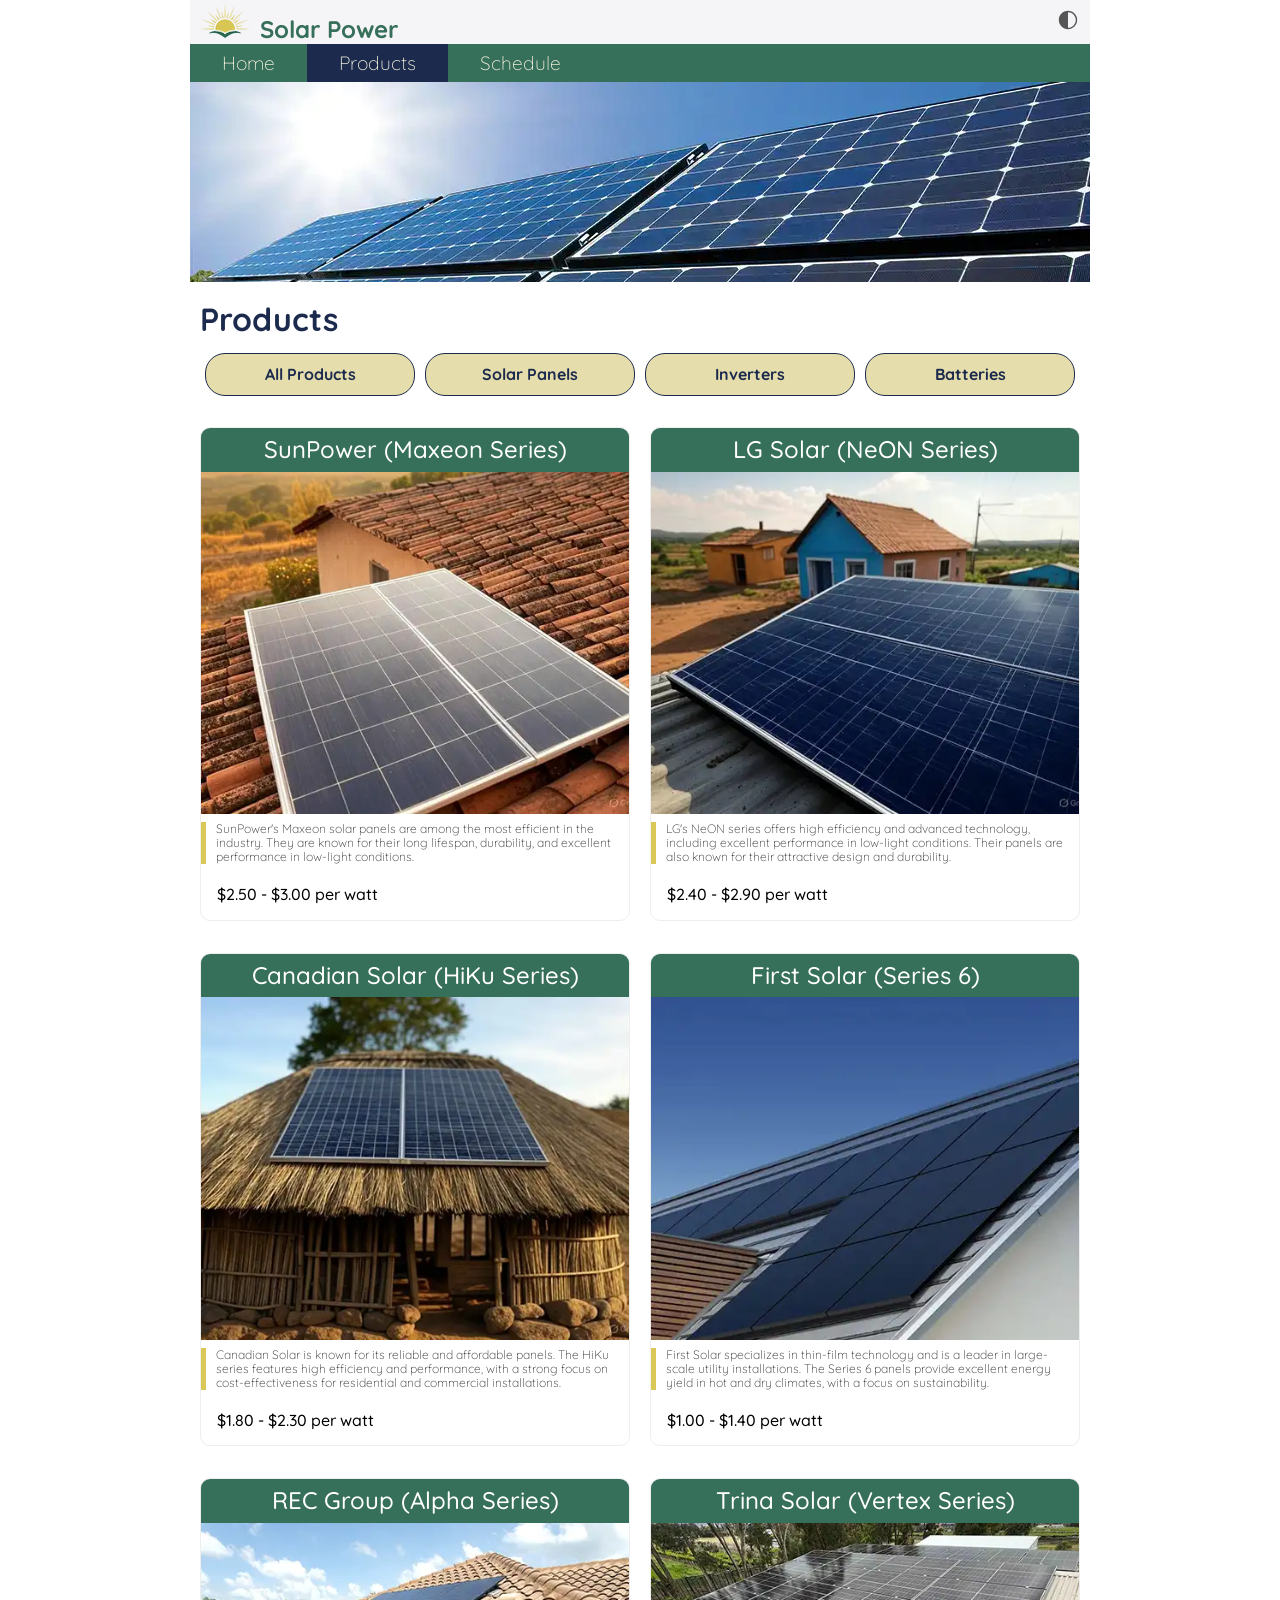
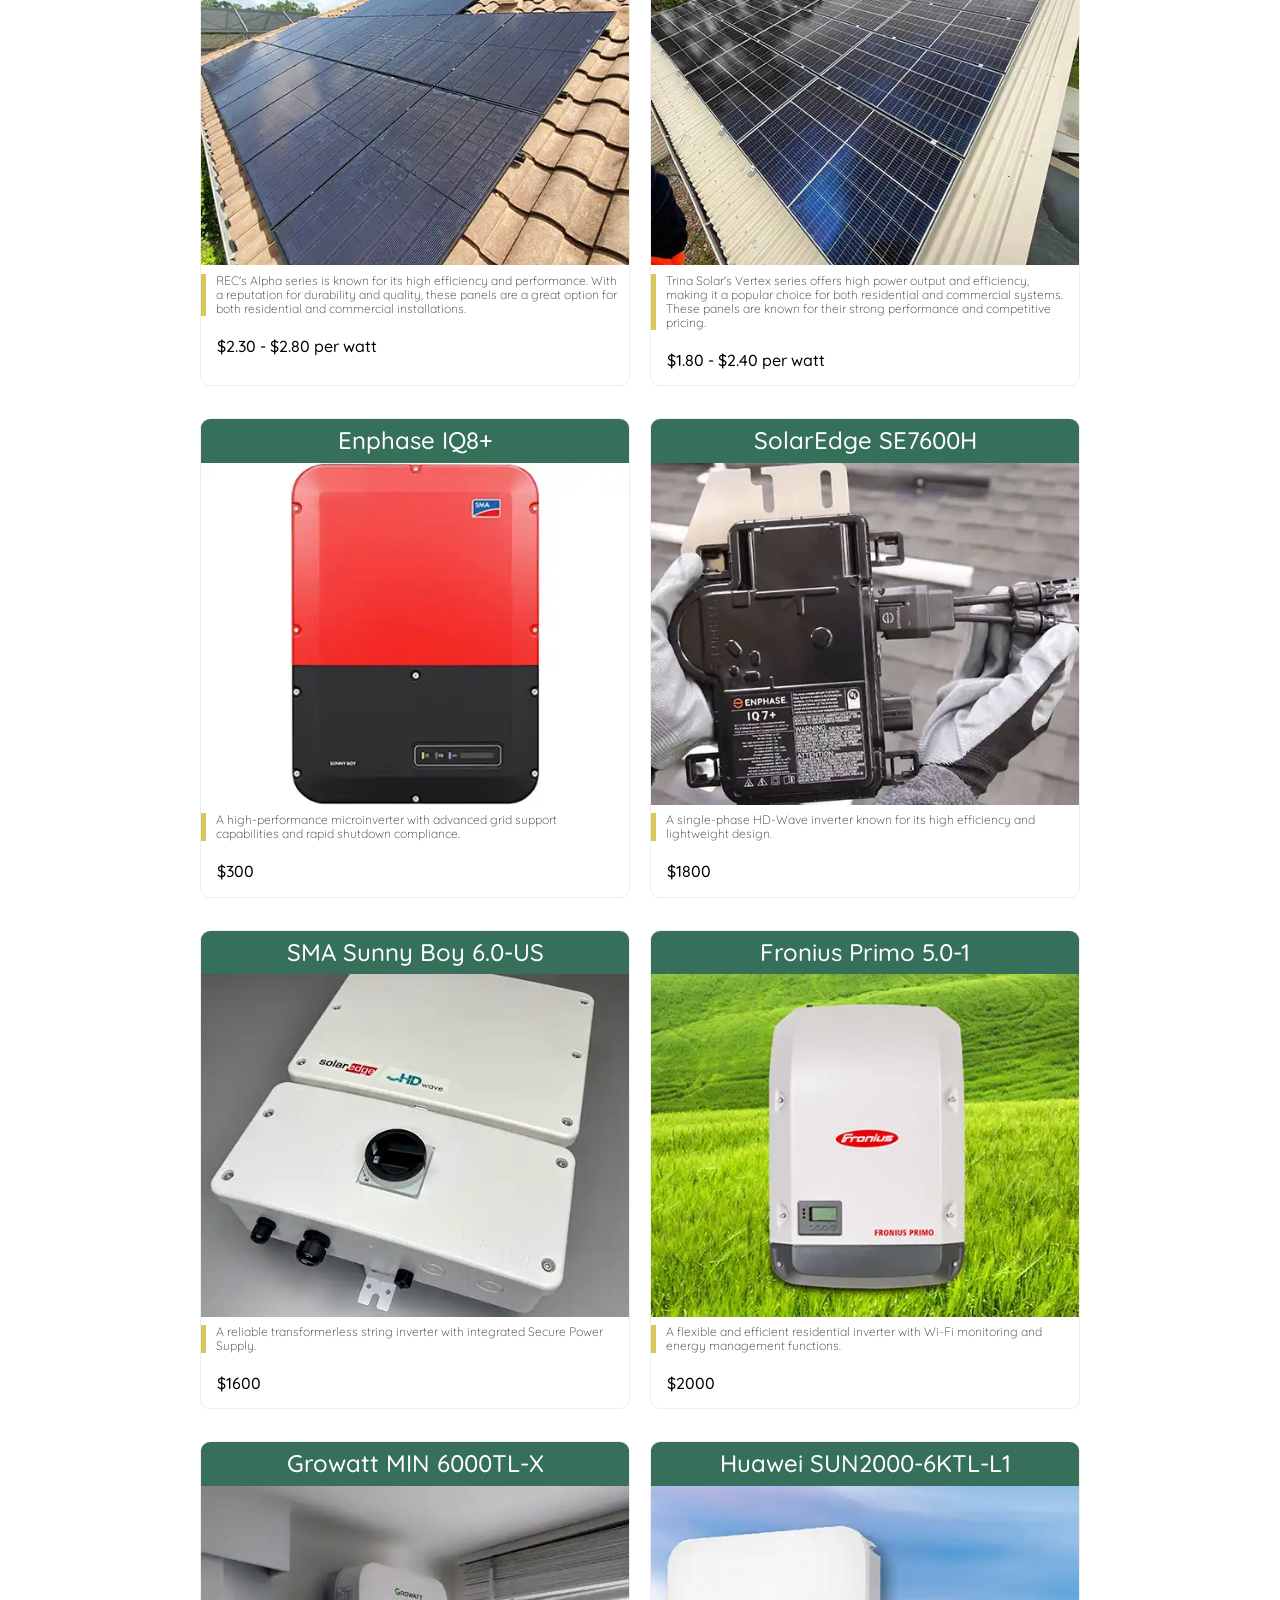
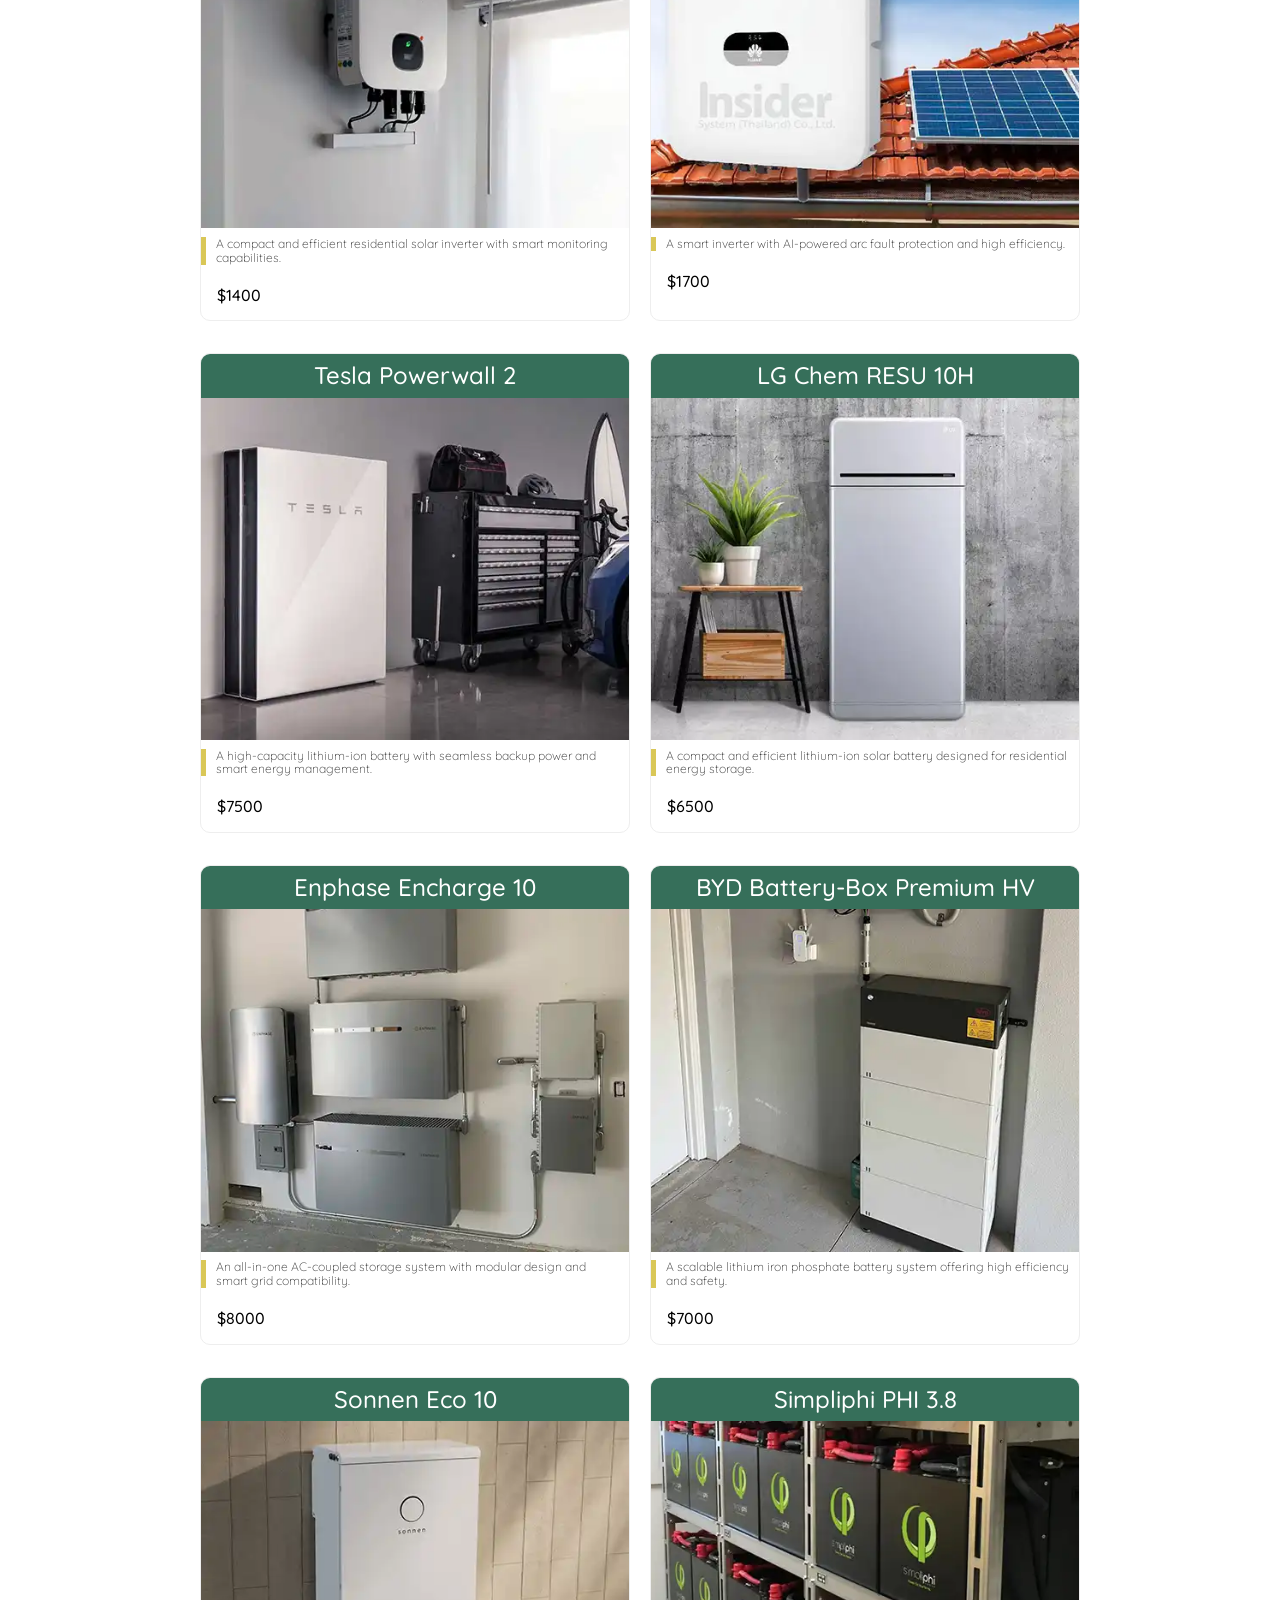
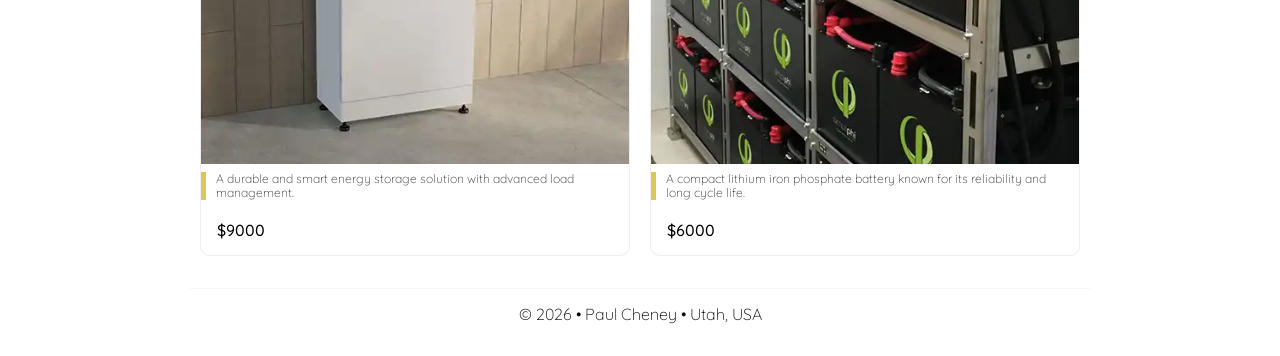
<file: final/products.html>
<!DOCTYPE html>
<html lang="en">

<head>
    <meta charset="UTF-8">
    <meta name="viewport" content="width=device-width, initial-scale=1.0">
    <meta name="description" content="WDD231 Final Project Solar Products Page">
    <meta name="author" content="Paul Cheney">
    <link rel="icon" href="favicon.ico">
    <title>Solar Power | Products</title>

    <!-- Google Link -->
    <link rel="preconnect" href="https://fonts.googleapis.com">
    <link rel="preconnect" href="https://fonts.gstatic.com" crossorigin>
    <link href="https://fonts.googleapis.com/css2?family=Quicksand:wght@300..700&display=swap" rel="stylesheet">
    
    <!-- Styles -->
    <link rel="stylesheet" href="styles/normalize.css">
    <link rel="stylesheet" href="styles/small.css">
    <link rel="stylesheet" href="styles/large.css">

    <!-- Open Graph -->
    <meta property="og:title" content="WDD 231 Final Project">
    <meta property="og:description" content="WDD 231 Final Project for Dr. Cheney">
    <meta property="og:url" content="https://paulcheney.github.io/wdd231/final">
    <meta property="og:locale" content="en_US">
    <meta property="og:image" content="https://paulcheney.github.io/wdd231/final/images/solar.jpg" />
    <meta property="og:type" content="website">
    <meta property="og:site_name" content="wdd231 Final Project - by Paul Cheney">

    <!-- Script Links -->
    <script src="scripts/navigation.js" defer></script>
    <script src="scripts/darkmode.js" defer></script>
    <script src="scripts/getdates.js" defer></script>
    <script src="scripts/products.js" defer></script>

</head>

<body>
    <header>
        <img src="images/logo.webp" class="logo" alt="logo" width="50" height="34">
        <span>Solar Power</span>
        <button id="dark" class="dark" aria-label="dark mode"><img src="images/dark.svg" alt="dark mode" width="1" height="1"></button>
        <button id="hamburger" class="hamburger" aria-label="navigation links"></button>
    </header>
    <nav id="navbar">
        <ul>
            <li><a href="index.html">Home</a></li>
            <li class="active"><a href="products.html">Products</a></li>
            <li><a href="schedule.html">Schedule</a></li>

        </ul>
    </nav>
    <main>
        <img src="images/solar2.webp" alt="Solar Image" class="hero" width="9" height="2" loading="lazy">
        <h1>Products</h1>
        <div class="mybuttons">
            <button id="all">All Products</button>
            <button id="panels">Solar Panels</button>
            <button id="inverters">Inverters</button>
            <button id="battery">Batteries</button>
        </div>
        <div id="products" class="products"></div>
    </main>
    <footer>
        <p>&copy; <span id="currentyear"></span> • Paul Cheney • Utah, USA</p>
        
    </footer>

</body>

</html>
</file>
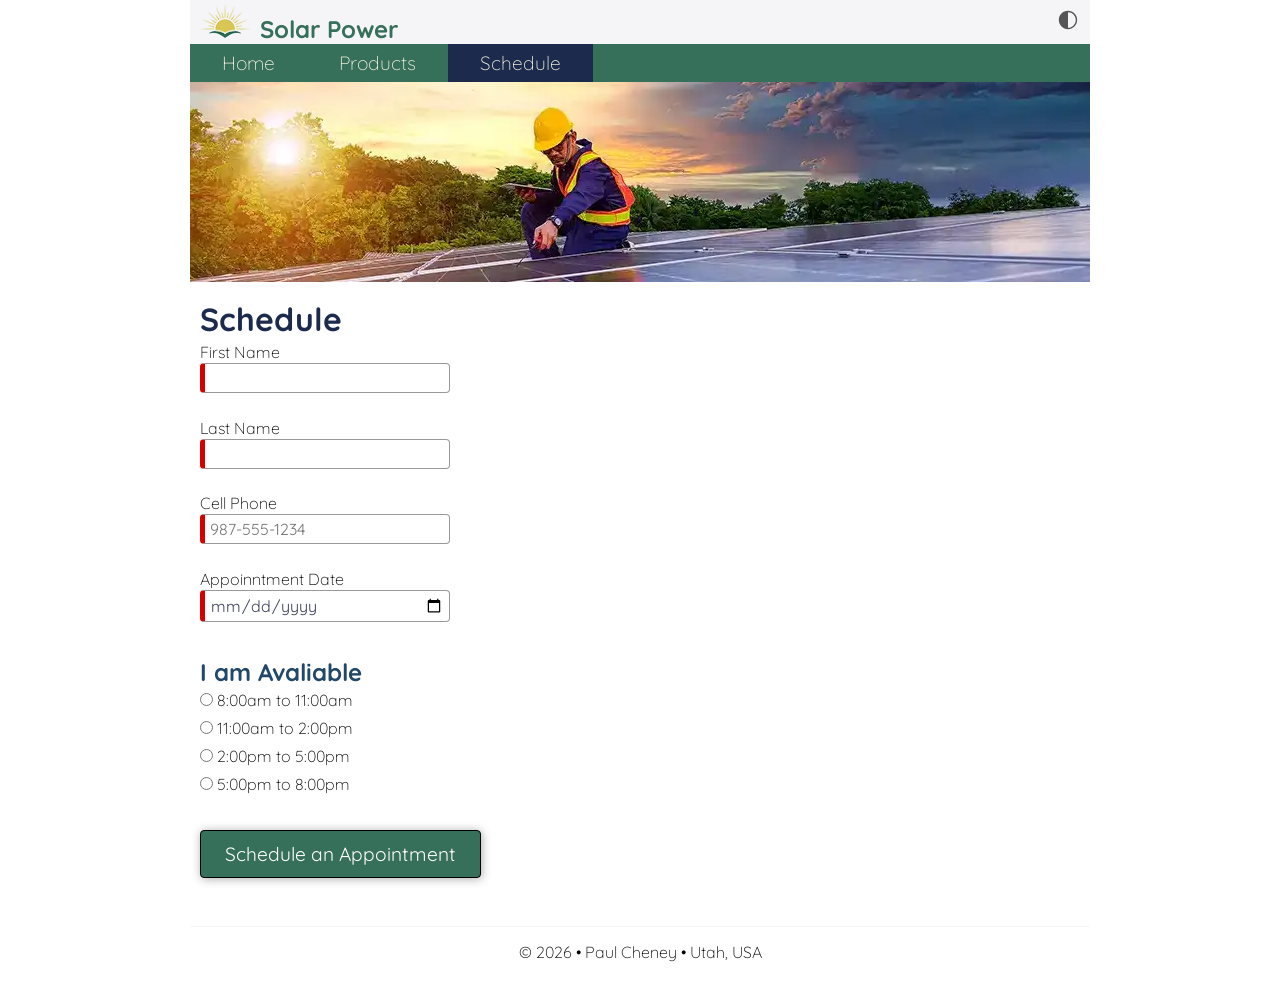
<file: final/schedule.html>
<!DOCTYPE html>
<html lang="en">

<head>
    <meta charset="UTF-8">
    <meta name="viewport" content="width=device-width, initial-scale=1.0">
    <meta name="description" content="WDD231 Final Project Schedule an Appointment Page">
    <meta name="author" content="Paul Cheney">
    <link rel="icon" href="favicon.ico">
    <title>Solar Power | Schedule</title>

    <!-- Google Link -->
    <link rel="preconnect" href="https://fonts.googleapis.com">
    <link rel="preconnect" href="https://fonts.gstatic.com" crossorigin>
    <link href="https://fonts.googleapis.com/css2?family=Quicksand:wght@300..700&display=swap" rel="stylesheet">
    
    <!-- Styles -->
    <link rel="stylesheet" href="styles/normalize.css">
    <link rel="stylesheet" href="styles/small.css">
    <link rel="stylesheet" href="styles/large.css">

    <!-- Open Graph -->
    <meta property="og:title" content="WDD 231 Final Project">
    <meta property="og:description" content="WDD 231 Final Project for Dr. Cheney">
    <meta property="og:url" content="https://paulcheney.github.io/wdd231/final">
    <meta property="og:locale" content="en_US">
    <meta property="og:image" content="https://paulcheney.github.io/wdd231/final/images/solar.jpg" />
    <meta property="og:type" content="website">
    <meta property="og:site_name" content="wdd231 Final Project - by Paul Cheney">

    <!-- Script Links -->
    <script src="scripts/navigation.js" defer></script>
    <script src="scripts/darkmode.js" defer></script>
    <script src="scripts/getdates.js" defer></script>

</head>

<body>
    <header>
        <img src="images/logo.webp" class="logo" alt="logo" width="50" height="34">
        <span>Solar Power</span>
        <button id="dark" class="dark" aria-label="dark mode"><img src="images/dark.svg" alt="dark mode" width="1" height="1"></button>
        <button id="hamburger" class="hamburger" aria-label="navigation links"></button>
    </header>
    <nav id="navbar">
        <ul>
            <li><a href="index.html">Home</a></li>
            <li><a href="products.html">Products</a></li>
            <li class="active"><a href="schedule.html">Schedule</a></li>

        </ul>
    </nav>
    <main>
        <img src="images/solar3.webp" alt="Solar Image" class="hero" width="9" height="2" loading="lazy">
        <h1>Schedule</h1>

        <form method="GET" action="confirm.html" class="designOne">
            <label>First Name <input type="text" name="first" required autocomplete="given-name" title="Your First Name"></label>
            <label>Last Name <input type="text" name="last" required autocomplete="family-name" title="Your Last Name"></label>
            <label>Cell Phone <input type="tel" name="phone"  autocomplete="tel" title="A Phone Number with dashes" placeholder="987-555-1234" required></label>
            <label>Appoinntment Date <input type="date" name="date" required></label>
        
            <h2>I am Avaliable</h2>
            <label><input type="radio" name="time" value="8:00am and 11:00am"> 8:00am to 11:00am</label>
            <label><input type="radio" name="time" value="11:00am and 2:00pm"> 11:00am to 2:00pm</label>
            <label><input type="radio" name="time" value="2:00pm and 5:00pm"> 2:00pm to 5:00pm</label>
            <label><input type="radio" name="time" value="5:00pm and 8:00pm"> 5:00pm to 8:00pm</label>
        
        
            <input type="submit" value="Schedule an Appointment">

        </form>


    </main>
    <footer>
        <p>&copy; <span id="currentyear"></span> • Paul Cheney • Utah, USA</p>
        
    </footer>

</body>

</html>
</file>
<file: styles/base.css>
/* -------------- COLOR SCHEME ---------------
terra cotta #E07A5F
deep slate blue #3D405B, 
Light Grey #f5f5f7 
Medium Grey #d2d2d2
Dark Grey #323232  */


* {
    font-family: "Josefin Sans", sans-serif;
    box-sizing: border-box;
}



/************************** HEADER **************************/
header {
    padding: 10px 0 10px 10px;
    display: grid;
    grid-template-columns: 24px auto 44px;
    column-gap: 8px;
    align-items: end;
    border-bottom: 1px solid  rgba(0,0,0,0.1);
}

header img {
    display: block;
    width: 100%;
    height: auto;
    padding-bottom: 5px;
}

header span {
    font-size: 1.2rem;
    color: #323232;
}








/************************** NAVIGATION **************************/
nav {
    background-color: #f5f5f7;
    display: none;
}

nav ul {
    margin: 0;
    padding: 0;
    list-style: none;
}

nav a {
    display: block;
    font-size: .9rem;
    font-weight: 300;
    color: #323232;
    text-decoration: none;
    padding: .8rem;
    border-bottom: 1px solid rgba(0, 0, 0, 0.2);
}

nav a:hover {
    color: #E07A5F;
}

nav li.active a {
    background-color: #d2d2d2;
    color: #000;
}

nav.show {
    display: block;
}

/************************** HAMBURGER NAVIGATION **************************/
.hamburger {
    background: none;
    border: none;
    color: #323232;
    cursor: pointer;
    font-family: Verdana;
    font-size: 2rem;
}

.hamburger::before {
    content: "\2630";
}

.hamburger.show::before {
    content: "\00D7";
}






/************************** MAIN LAYOUT **************************/
h1 {
    font-size: 1.5rem;
    color: #3D405B;
    font-weight: 500;
    margin-left: 10px;
}


/************************** CARD LAYOUT **************************/
.card {
    border: #eee;
    border-radius: 10px;
    box-shadow: 0 0 10px #aaa;
    margin: .5rem 10px;
    overflow: hidden;
}
.card h2 {
    background-color: #3D405B;
    color: #f5f5f7;
    font-weight: 400;
    font-size: 1.25rem;
    margin: 0;
    padding: .5rem .2rem;
    text-align: center;
}
.card p {
    font-weight: 200;
    margin: 10px;
    line-height: 130%;
}

.card img {
    display: block;
    width: 100%;
    object-fit: cover;
}



.courses div {
    text-align: center;
}

.courses button {
    padding: .75rem;
    margin: .5rem;
    border: 1px solid #999;
    border-radius: 10px;
    cursor: pointer;
    animation: color_change 2s infinite alternate;
}

@keyframes color_change {
    0% {
        background-color: #F4F1DE;
    }

    100% {
        background-color: #E07A5F;
    }
}

.crsList {
    display: grid;
    grid-template-columns: 1fr;
}

.crsList div {
    padding: .75rem;
    margin: .5rem;
    border-radius: 10px;
    cursor: pointer;
}




/************************** DISPLAY COURSES **************************/
/*https://www.toptal.com/designers/htmlarrows/symbols/check-mark */
.needed {
    background-color: #E07A5F;
}

.complete {
    background-color: #F4F1DE;
}

.complete::before {
    content: "\2713  "
}

.courses p {
    text-align: center;
}




/************************** MODAL DIALOG STYLING **************************/
dialog {
    color: #323232;
    border: 1px solid rgba(0, 0, 0, 0.1);
    border-radius: .25rem;
    padding: 1rem;
    background-color: #fff;
    width: 90%;
    max-width: 600px;
}
dialog h2 {color: #3D405B;}
dialog h3 {color: #E07A5F;}
dialog p {font-weight: 300;}

::backdrop {
    background-color: rgba(0, 0, 0, 0.5);
}

dialog button {
    position: absolute;
    top: 23px;
    right: 23px;
    width: 36px;
    height: 36px;
    border: 1px solid rgba(0, 0, 0, 0.1);
}





/************************** SOCIAL MEDIA **************************/
.social {
    display: flex;
    justify-content: center;
    column-gap: 5px;
    margin-bottom: 1rem;
}
.social a {
    width: 44px;
    height: 44px;
    display: flex;
    justify-content: center;
    align-items: center;
    border-radius: 4px;
    background-color: rgba(255,255,255,0.7);
}
.social img {
    width:22px;
    height:22px;
}
.social a:hover {
    background-color: rgba(255,255,255,0.9);
}


/************************** FOOTER **************************/
footer {
    background-color: #3D405B;
    color: #fff;
    text-align: center;
    padding: 1rem 0;
}

footer p {
    margin: .25rem;
    font-size: .8rem;
    font-weight: 300;
}
</file>
<file: styles/larger.css>
@media only screen and (min-width: 38rem) {
    header,
    main,
    nav,
    footer {
        max-width: 900px;
        margin: 0 auto;
    }

    header {
        grid-template-columns: 24px auto;
    }
    #hamburger {
        display: none;
    }

    nav {display: block;}
    nav ul {display: flex; }


    nav a {
        border: none;
        padding: .5rem 1.5rem;
        border-right: 1px solid rgba(0, 0, 0, 0.2);
    }

    nav li:last-child a {border: none;}

    .sbs {
        display: grid;
        grid-template-columns: 2fr 1fr;
    }

    .crsList {
        grid-template-columns: 1fr 1fr 1fr;
    }

}

/* end media query */
</file>
<file: chamber/styles/base.css>
:root {
  --color-primary: #d4295f;
  --color-secondary: #2a384a;
  --color-accent: #008b94;
  /* Add a grey scale Colors */
  --color-mygrey-00: lab(100% 0 0);
  --color-mygrey-05: lab(95% 0 0);
  --color-mygrey-10: lab(90% 0 0);
  --color-mygrey-20: lab(80% 0 0);
  --color-mygrey-30: lab(70% 0 0);
  --color-mygrey-40: lab(60% 0 0);
  --color-mygrey-50: lab(50% 0 0);
  --color-mygrey-60: lab(40% 0 0);
  --color-mygrey-70: lab(30% 0 0);
  --color-mygrey-80: lab(20% 0 0);
  --color-mygrey-90: lab(10% 0 0);
  --color-mygrey-100: lab(0% 0 0);
}
* {
  font-family: "Truculenta", sans-serif;
}

/************************** HEADER **************************/
header {
  background-color: var(--color-mygrey-05);
  display: flex;
  align-items: center;
  justify-content: left;
}
header img {
  display: block;
  padding: 16px 10px;
  width: 50px;
  height: auto;
}
header span:first-child {
  font-size: 1.5rem;
}
header span:nth-child(2) {
  font-size: 0.75rem;
}

/************************** NAVIGATION **************************/
nav ul {
  margin: 0;
  padding: 0;
  list-style: none;
  overflow: hidden;
}
nav ul li a {
  color: var(--color-mygrey-100);
  text-decoration: none;
  padding: 0.75rem;
  display: block;
  text-align: center;
  font-size: 1.2rem;
  border-bottom: 1px solid rgba(0, 0, 0, 0.2);
}
nav ul li.active a {
  background-color: var(--color-secondary);
  color: #fff;
}
nav ul li a:hover {
  background-color: var(--color-accent);
}

/************************** HAMBURGER NAVIGATION **************************/
button#hamburger {
  position: absolute;
  top: 0;
  right: 0;
  background: none;
  border: none;
  display: block;
  padding-bottom: 0.6rem;
  font-size: 2rem;
  color: var(--color-mygrey-60);
  text-align: center;
  width: 50px;
  cursor: pointer;
  font-family: "Verdana", sans-serif;
}

button#hamburger::before {
  content: "\2630";
}
button#hamburger.show::before {
  content: "x";
}
/************ Animate open and closed *************/
nav {
  background-color: var(--color-mygrey-20);
  display: grid;
  grid-template-rows: 0fr;
  transition: grid-template-rows 0.5s ease-out;
}
nav.show {
  grid-template-rows: 1fr;
}

/************ Hero Image *************/
.hero {
  max-width: 1200px;
  position: relative;
}
.hero img {
  width: 100%;
  height: auto;
  display: block;
}
.hero a {
  position: absolute;
  right: 10px;
  bottom: 10px;
  display: block;
  width: 100px;
  text-align: center;
  color: white;
  border: solid 1px #000;
  border-radius: 5px;
  padding: 10px;
  background-color: var(--color-accent);
  box-shadow: 0 0 10px var(--color-mygrey-70);
}

/************ Overall Page Styling *************/
main h1 {
  margin: 0.5rem 10px;
  color: var(--color-secondary);
}
main h2 {
  margin: 0;
  padding: 0.5rem 10px;
  color: var(--color-primary);
}

main p {
  margin: 0.5rem 10px;
  color: #333;
}
main a {
  color: #82082f;
}

/************ Events and Weather *************/
.ew {
  margin: 0.5rem 10px;
}
.ew > div {
  background-color: var(--color-mygrey-05);
  border: 1px solid var(--color-mygrey-10);
  margin-bottom: 1rem;
  border-radius: 10px;
  overflow: hidden;
}
.ew h2 {
  background-color: var(--color-mygrey-10);
}
div.events p {
  margin: 0.75rem 10px;
}
div.weather div {
  display: flex;
}
div.weather p {
  margin: 0.2rem 0;
  font-size: 0.85rem;
  color: var(--color-accent);
}
#forecast p {
  margin: 0.5rem 10px;
  font-family: Verdana, sans-serif;
  color: var(--color-mygrey-70);
}

/************************** HOME PAGE SPOTLIGHTS HERE **************************/
#spot div {
  background-color: var(--color-mygrey-05);
  text-align: center;
  border: 1px solid var(--color-mygrey-10);
  border-radius: 10px;
  overflow: hidden;
  margin: 10px;
}
#spot h2 {
  background-color: var(--color-mygrey-20);
  padding: 0.3rem 0;
  font-size: 1.1rem;
  color: var(--color-mygrey-80);
}
#spot p {
  margin: 0;
  padding: 0.5rem;
}
#spot img {
  width: 100%;
  height: auto;
}
#spot a {
  display: block;
  padding: 0.5rem 0;
  margin: 0.5rem 1rem;
  color: var(--color-mygrey-05);
  font-weight: 800;
  font-size: 1.2rem;
  text-decoration: none;
  border-radius: 99px;
  background-color: var(--color-primary);
}
#spot a:hover {
  background-color: var(--color-accent);
} 
/************************** DIRECTORY HERE **************************/
div.theButtons {
  width: 100%;
  text-align: center;
}
div.theButtons button.active {
  background-color: #f27d80;
}
div.theButtons button {
  margin: 0 1rem;
  padding: 0.7rem 1rem;
  border-radius: 10px;
  border: 1px solid #666;
}
div#members {
  margin: 0 2vw;
}
/*GRID layout here*/
div.grid {
  display: flex;
  flex-wrap: wrap;
  gap: 8px;
  justify-content: center;
}
div.grid section {
  text-align: center;
  margin: 1rem 0;
  border: solid 1px #aaa;
  background-color: #eee;
  border-radius: 10px;
  overflow: hidden;
}
div.grid img:first-child {
  width: 100%;
  height: auto;
}
div.grid h3 {
  margin: 0.2rem 0;
}
div.grid p {
  margin: 0.2rem 0;
}

/*LIST layout here*/
div.list section {
  display: grid;
  grid-template-columns: auto auto auto auto;
  align-items: center;
  margin: 0.5rem 0;
  padding: 5px;
  border: solid 1px #aaa;
  background-color: #eee;
  border-radius: 10px;
  overflow: hidden;
}
div.list img:first-child {
  display: none;
}

/************************** MODAL POPUPS **************************/
.mslvl aside {
  border: solid 1px #444;
  border-radius: 5px 20px;
  padding: 10px;
  background-color: var(--color-accent);
  text-align: center;
  margin-bottom: 1rem;
  animation-duration: 2s;
  animation-name: slidein;
}
.mslvl aside h3 {color: white;}

@keyframes slidein {
  0% {
    opacity: 0%;
    margin-top: 50px;
    background-color: var(--color-mygrey-05);
  }
  100% {
    opacity: 100%;
    margin-top: 0px;
    background-color: var(--color-accent);
  }
}

#mlModal {
  position: relative;
  border: 2px solid var(--color-primary);
  border-radius: 8px;
  padding: 0.5rem;
  background-color: #eee;
  box-shadow: 0 0 15px #777;
  width: 300px;
}

#mlModal div {
  display: grid;
  grid-template-columns: auto 44px;
  border-bottom: dashed 1px var(--color-mygrey-30);
}

#mlModal h4 {
  font-size: 1.5rem;
  font-weight: 500;
  margin: 0;
  color:var(--color-secondary);
}
#mlModal span {
  font-size: 1rem;
}

::backdrop {
  background-color: rgba(255, 255, 255, 0.75);
}

#mlModal button {
  width: 40px;
  height: 40px;
  border: 1px solid var(--color-mygrey-30);
  border-radius: 8px;
  background-color: var(--color-mygrey-10);
  font-size: 1.5rem;
  margin-bottom: .5rem;
}
#mldetails p {
    font-weight: 600;;
}
#mldetails li {
    font-weight: 300;;
}
/************************** JOIN FORM **************************/
.sbs {
  padding: 1rem;
}
form.designOne {
  margin: 1rem 2%;
}
.designOne label {
  display: block;
  font-size: 0.8rem;
  color: #d4295f;
  padding-top: 0.2rem;
}
.designOne h3 {
  font-size: 0.9rem;
  color: #e07a5f;
  margin: 1.5rem 0 0.2rem 0;
  border-bottom: 1px solid #eee;
}

.designOne input[type="text"],
.designOne input[type="tel"],
.designOne input[type="date"],
.designOne input[type="email"],
.designOne textarea,
.designOne select {
  display: block;
  margin: 0.1rem 0 1rem 0;
  padding: 0.3rem;
  border: 1px solid #999;
  border-radius: 4px;
  border-left-width: 5px;
  border-left-color: #555;
  font-size: 1rem;
  color: #3d405b;
  width: 250px;
}

.designOne input:required {
  border-left-color: #d70000;
}
.designOne input:focus {
  border-left-color: black;
  outline: none;
}
.designOne input:required:valid {
  border-left-color: green;
}

.designOne input[type="submit"] {
  border: 1px solid black;
  text-align: center;
  color: white;
  padding: 0.75rem 1.5rem;
  margin: 2rem 0;
  font-size: 1.2rem;
  -webkit-appearance: none;
  appearance: none;
  animation: color_change 2s infinite alternate linear;
}

@keyframes color_change {
  0% {
    border-radius: 1px 20px;
    background-color: var(--color-secondary);
  }
  100% {
    border-radius: 20px 1px;
    background-color: var(--color-accent);
  }
}
.designOne input:-webkit-autofill {
  -webkit-text-fill-color: #3d405b;
}

#results {
  background-color: #f4f1de;
  padding: 0 1rem;
  margin: 10px;
  border: 1px solid #e07a5f;
  border-radius: 6px;
}

/************************** DISCOVER PAGE HERE **************************/
#allplaces div {
  margin: 1rem 8px;
  padding: 10px;
  border: 1px solid #999;
  background-color: #eee;
  border-radius: 8px;
  overflow: hidden;

  display: grid;
  gap: 10px;
  grid-template-areas:
    "name"
    "photograph"
    "description"
    "cost"
    "location"
    "button";
}
#allplaces div h2 {
  margin: 1rem 0px;
  grid-area: name;
}
#allplaces div img {
  width: 100%;
  grid-area: photograph;
}
#allplaces div p {
  margin: 0 0 1rem 0px;
  grid-area: description;
}
#allplaces div address {
  margin: 1rem 0px;
  grid-area: location;
}
#allplaces div button {
  margin: 1rem 0px;
  background-color: #d4295f;
  color: #eee;
  border: none;
  border-radius: 30px;
  padding: 1rem;
  grid-area: button;
}

/************************** FOOTER **************************/
footer {
  background-color: var(--color-mygrey-90);
  color: var(--color-mygrey-05);
}
footer section {
  padding: 2rem 10px;
}
footer .social {
  display: flex;
  justify-content: center;
}
footer .social a {
  width: 44px;
  height: 44px;
  margin: 1rem;
  border-radius: 99px;
  border: 1px solid var(--color-mygrey-05);
  display: flex;
  justify-content: center;
  align-items: center;
}

footer img {
  width: auto;
  height: 22px;
}
footer p {
  margin: 0.25rem;
}
</file>
<file: chamber/styles/larger.css>
@media only screen and (min-width: 42rem) {
    button#hamburger {
        display: none;
    }

  nav {grid-template-rows: 1fr;}

    nav ul {
        display: flex;
    }

    nav ul li {
        flex: 1 1 100%;
    }

    nav ul li a {
        border: none;
        border-right: 1px solid rgba(0,0,0,0.2);
    }
    nav ul li:last-child a {border:none;}

    /************ Events and Weather *************/
    section.ew {
        display: grid;
        grid-template-columns: 2fr 1fr 1fr;
        column-gap: 10px;
    }

    /************ JOIN page *************/
    .sbs {
        display: grid;
        grid-template-columns: 1fr 1fr;
    }

    /************************** HOME PAGE SPOTLIGHTS HERE **************************/
    #spot {
        display: grid;
        grid-template-columns: 1fr 1fr 1fr;
        column-gap: 10px;
    }



    header,
    main,
    nav,
    footer {
        max-width: 1200px;
        margin: 0 auto;
    }

    footer {
        display: grid;
        grid-template-columns: 1fr 1fr 1fr;
    }

    /************************** DISCOVER PAGE HERE **************************/
    #allplaces {
        display: grid;
        grid-template-columns: 1fr 1fr;
       }
       #allplaces div img {
        width: 175px;
      }

} /* end media query */
</file>
<file: final/styles/small.css>
/*----------- apply a natural box layout model to all elements --------------*/
* {
    -moz-box-sizing: border-box;
    -webkit-box-sizing: border-box;
    box-sizing: border-box;
  }

body {
    font-family: "Quicksand", sans-serif;
    font-weight: 300;
}

header {
    display: grid;
    grid-template-columns: 50px auto 44px 44px;
    align-items: end;
    background-color: #f5f5f7;
    padding-left: 10px;
}
header .logo {
    margin-bottom: 6px;

}

header span {
    font-weight: 700;
    color: #366f5a;
    font-size: 1.5rem;
    padding-left: 10px;
}


/************************** NAVIGATION **************************/
nav {
    background-color: #366f5a;
}
nav ul {
    margin: 0;
    padding: 0;
    list-style: none;
}
nav ul li a {
    color: #F4F1DE;
    text-decoration: none;
    padding: .75rem;
    display: block;
    text-align: center;
    font-size: 1.2rem;
    border-bottom: 1px solid rgba(0,0,0,0.2);
}
nav ul li a:hover {color: #fff;}
nav ul li.active a {background-color: #1c2b4d;}

/************ Dark Button *************/
header .dark img {
    width: 22px;
    height: 22px;
}

/************************** HAMBURGER NAVIGATION **************************/
button.hamburger, button.dark {
	background: none;
	border: none;
	display: block;
	width: 44px;
    height: 44px;
	cursor: pointer;
}
button.hamburger {
    color: #555;
    font-size: 2rem;
    padding-bottom: 5px;
}

button.hamburger::before {
	content: "\2630";
}
button.hamburger.show::before {
	content: "x";
}
/************ Animate open and closed *************/
nav {
    display: grid;
    grid-template-rows: 0fr;
    transition: grid-template-rows 0.5s ease-out;
}
nav.show {
    grid-template-rows: 1fr;
}
nav ul {overflow: hidden;}




/************************** MAIN **************************/
main h1 {
    color:#1c2b4d;
    padding: 1rem 0 0 10px;
    margin: 0;
}
main h2 {
    color: #214769;
    padding: 1rem 0 0 10px;
    margin: 0;
}

main p {
    color: #333;
    padding: 1rem 0 0 10px;
    margin: 0;
}

.hero {
    width: 100%;
    height: auto;
}
/************************** DARK MODE **************************/
main.darkon {
    background-color: #222;
}
main.darkon h1, main.darkon h2, main.darkon p {
    color: #eee;
}



/************************** POPUPS **************************/

.solarsteps section {
    margin: 10px;
    padding: 10px;
    text-align: center;
    border: #e5ddac 1px solid;
    border-radius: 20px;
    box-shadow: 0 0 10px #ccc;
}
.solarsteps div {
    width: 100px;
    height: 100px;
    margin: auto;
    display: flex;
    justify-content: center;
    align-items: center;
    font-size: 4rem;
    font-weight: 700;
    color: #366f5a;
    border: 2px solid #d9c757;
    border-radius: 100%;
}
.solarsteps button, .solarstepsdialog button {
    padding: .5rem 1rem;
    font-weight: 700;;
    margin: 5px;
    background-color: #e5ddac;
    color: #1c2b4d;
    border: 1px solid #1c2b4d;
    border-radius: 20px;
}
::backdrop {
    background-color: rgba(0,0,0,0.7);
}
.solarstepsdialog {
    margin: auto 5vw;
    width: 90vw;
    padding: 10px;
    border: #1c2b4d solid 1px;
    border-radius: 10px;
}
.solarstepsdialog ul {
    line-height: 125%;
    padding: 0 20px;
}
.solarstepsdialog ul li {
    margin-bottom: 10px;
}





/************************** FORM **************************/
.designOne label {display: block; padding: .3rem 10px;}
.designOne input[type=text],
.designOne input[type=date],
.designOne input[type=tel] {
    display: block;
    margin: .1rem 0 1rem 0 ;
    padding: .3rem;
    border: 1px solid #999;
    border-radius: 4px;
    border-left-width: 5px;
    border-left-color:#555;
    font-size: 1rem;
    color: #3D405B;
    width: 250px;
}

.designOne input:required {border-left-color: #d70000;}
.designOne input:focus {border-left-color: black; outline:none;}
.designOne input:required:valid{border-left-color: green;}


.designOne input[type=submit] {
    border: 1px solid black;
    text-align: center;
    color: white;
    background-color: #366f5a;
    padding: .75rem 1.5rem;
    margin: 2rem 10px;
    font-size: 1.2rem;
    -webkit-appearance: none;
    appearance: none;
    border-radius: 4px;
    box-shadow: 1px 1px 10px #aaa;
}



/************************** PRODUCT BUTTONS **************************/
.mybuttons {
    display: grid;
    grid-template-columns: 1fr 1fr;
    margin: 10px;
}
.mybuttons button {
    padding: .7rem;
    font-weight: 700;;
    margin: 5px;
    background-color: #e5ddac;
    color: #1c2b4d;
    border: 1px solid #1c2b4d;
    border-radius: 20px;
}

/************************** PRODUCT CARDS **************************/
.mycard {
    margin: 1rem 10px;
    border: 1px #eee solid;
    border-radius: 10px;
    overflow: hidden; 
}
.mycard h2 {
    font-weight: 500;
    color: #fff;
    background-color: #366f5a;
    text-align: center;
    padding: .5rem;
    margin: 0;
    
}
.mycard img {
    width: 100%;
    height: auto;
}
.mycard p {
    margin: 5px 10px 5px 0px;
    padding: 0 0 0 10px;
    font-size: .76rem;
    border-left: solid 5px #d9c757;
}
.mycard span {
    display: block;
    padding: 1rem;
    font-weight: 500;
    margin: 0;
}

/************************** FOOTER **************************/
footer p {
    text-align: center;
    padding: 1rem 0;
    border-top: 1px solid #f5f5f7;
}
</file>
<file: final/styles/large.css>
@media only screen and (min-width: 38rem) {
    button#hamburger {
        display: none;
    }

    header {grid-template-columns: 50px auto 44px ;}

    nav {
        grid-template-rows: 1fr;
    }

    nav ul {
        display: flex;
    }

    nav ul li a {
        border: none;
        padding: .5rem 2rem;
    }

    nav ul li:last-child a {
        border: none;
    }

    header,
    main,
    nav,
    footer {
        max-width: 900px;
        margin: 0 auto;
    }
    /************************** PRODUCT BUTTONS **************************/
.mybuttons {
    display: grid;
    grid-template-columns: 1fr 1fr 1fr 1fr;
    margin: 10px;
}
/************************** PRODUCT CARDS **************************/
.products {
    display: grid;
    grid-template-columns: 1fr 1fr;
}

/************************** POPUPS **************************/
.solarsteps {
    display: grid;
    grid-template-columns: 1fr 1fr;
    grid-gap: 10px;
    margin: 10px;}
}
.solarstepsdialog {
    margin: auto 15vw;
    width: 60vw;

}
</file>
<file: styles/prophets.css>
body {
    font-family: "Glass Antiqua", cursive;
    margin: 0;
  }
  header, footer {
    background-color: bisque;
    margin: 0;
    padding: 20px;
    text-align: center;
  }
  header h1 {margin: 0;}

#cards {
    margin: 10px;
    display: grid;
    column-gap: 10px;
    grid-template-columns: repeat(auto-fit, minmax(320px, 1fr));
  }
 #cards section {
    text-align: center;
    border: 1px solid #666;
    border-radius: 10px;
    background-color: beige;
    box-shadow: 5px 5px 10px #999;
    margin-bottom: 10px;
 }
 #cards img {
    display: block;
    width: 96%;
    margin: 10px 2%;
    height: auto;
    border-radius: 10px;
 }
</file>
<file: chamber/styles/medium.css>
@media only screen and (min-width: 38rem) {
    #allplaces div {
        grid-template-areas: 
        "name name" 
        "photograph description"
        "photograph location"
        "button button"
      }
      #allplaces div img {
        width: 300px;
      }
} /*end media query*/
</file>
